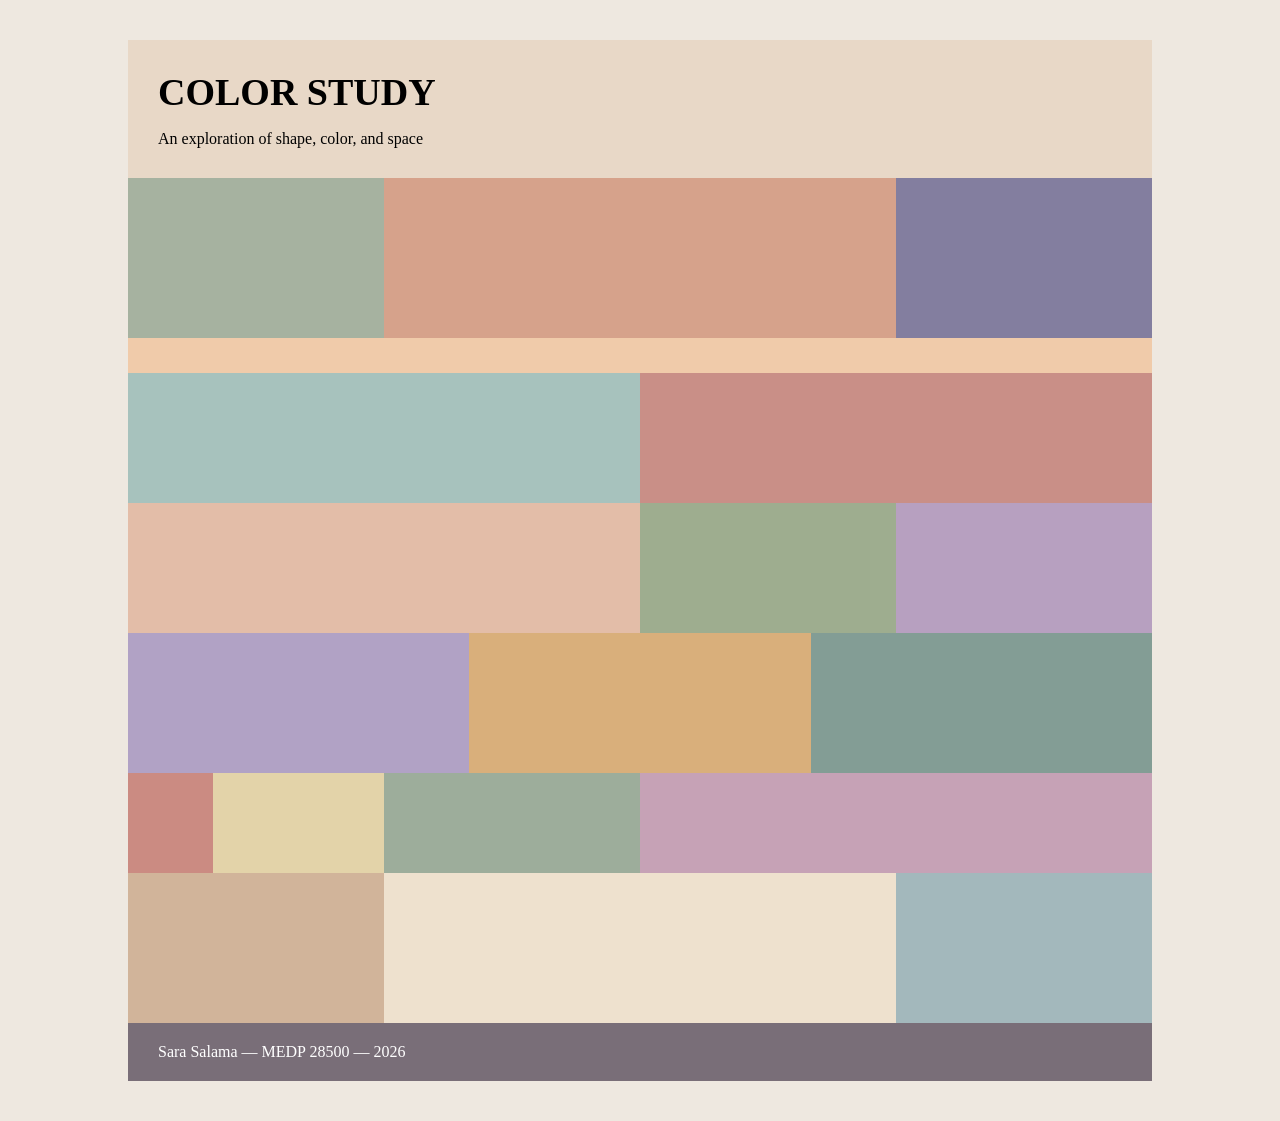
<file: GRID FINISH WITH NEW CHILDREN/index.html>
<!DOCTYPE html>
<html>

<head>
    <meta charset="utf-8">
    <meta name="viewport" content="width=device-width, initial-scale=1">
    <title>Color Study</title>
    <link rel="stylesheet" href="styles.css">
</head>

<body>

    <div class="wrapper">

        <header>
            <h1>Color Study</h1>
            <p>An exploration of shape, color, and space</p>
        </header>

        <nav class="block-1"></nav>
        <main class="block-2"></main>
        <aside class="block-3"></aside>

        <div class="col-12 block-4"></div>

        <div class="col-6l block-5"></div>
        <div class="col-6r block-6"></div>

        <div class="col-6l block-7"></div>
        <div class="col-3a block-8"></div>
        <div class="col-3b block-9"></div>

        <div class="col-4a block-10"></div>
        <div class="col-4b block-11"></div>
        <div class="col-4c block-12"></div>

        <div class="col-1 block-13"></div>
        <div class="col-2 block-14"></div>
        <div class="col-3 block-15"></div>
        <div class="col-6r block-16"></div>

        <div class="col-3l block-17"></div>
        <div class="col-6m block-18"></div>
        <div class="col-3r block-19"></div>

        <footer>
            <p>Sara Salama — MEDP 28500 — 2026</p>
        </footer>

    </div>

</body>

</html>
</file>
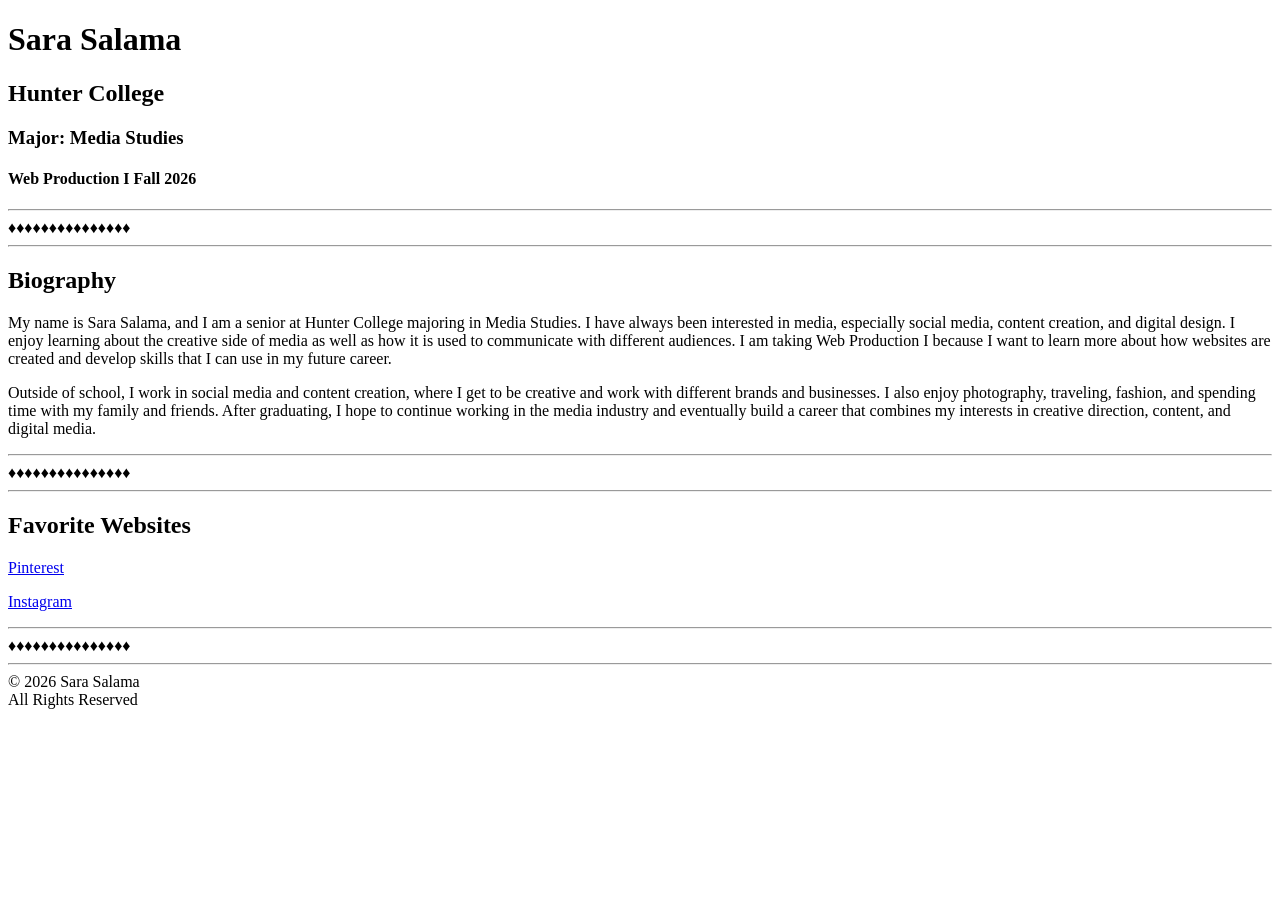
<file: session01/index.html>
<!DOCTYPE html>
<html>
<head>
<title>Page Title</title>
</head>
<body>

<h1>Sara Salama</h1>
<h2>Hunter College</h2>
<h3>Major: Media Studies</h3>
<h4>Web Production I Fall 2026</h4>

<hr>
&diams;&diams;&diams;&diams;&diams;&diams;&diams;&diams;&diams;&diams;&diams;&diams;&diams;&diams;&diams;
<hr>

<h2>Biography</h2>

<p>My name is Sara Salama, and I am a senior at Hunter College majoring in Media Studies. I have always been interested in media, especially social media, content creation, and digital design. I enjoy learning about the creative side of media as well as how it is used to communicate with different audiences. I am taking Web Production I because I want to learn more about how websites are created and develop skills that I can use in my future career.</p>

<p>Outside of school, I work in social media and content creation, where I get to be creative and work with different brands and businesses. I also enjoy photography, traveling, fashion, and spending time with my family and friends. After graduating, I hope to continue working in the media industry and eventually build a career that combines my interests in creative direction, content, and digital media.</p>

<hr>
&diams;&diams;&diams;&diams;&diams;&diams;&diams;&diams;&diams;&diams;&diams;&diams;&diams;&diams;&diams;
<hr>

<h2>Favorite Websites</h2>

<p><a href="https://www.pinterest.com" target="_blank">Pinterest</a></p>

<p><a href="https://www.instagram.com" target="_blank">Instagram</a></p>

<hr>
&diams;&diams;&diams;&diams;&diams;&diams;&diams;&diams;&diams;&diams;&diams;&diams;&diams;&diams;&diams;
<hr>

&copy; 2026 Sara Salama<br>
All Rights Reserved

</body>
</html>
</file>
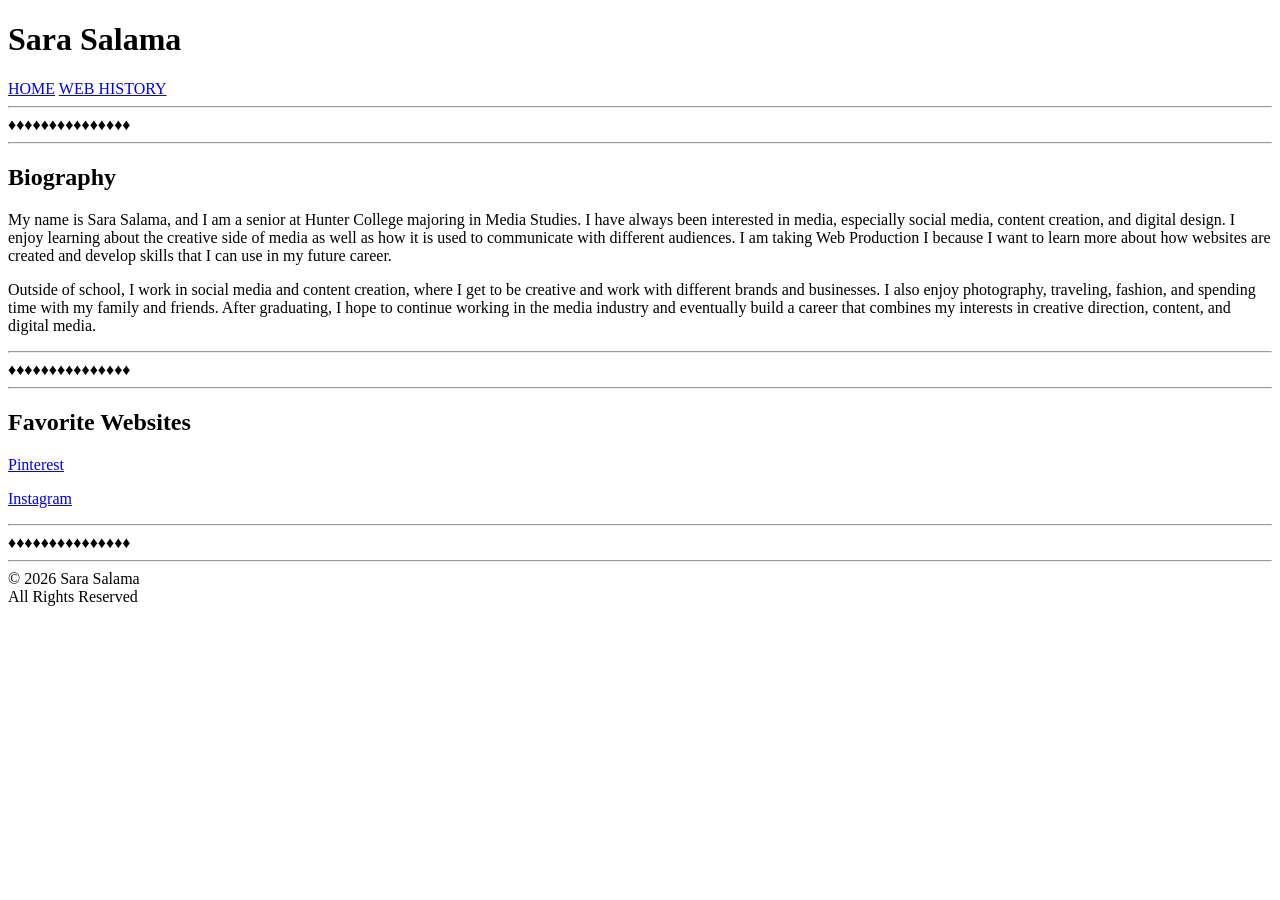
<file: session02/index.html>
<!DOCTYPE html>
<html>
<head>
<title>Page Title</title>
</head>
<body>

    <header>

        <h1>Sara Salama</h1>

    </header>

    <nav>
        <a href="index.html">HOME</a>
        <a href="web-history.html">WEB HISTORY</a>
    </nav>

<hr>
&diams;&diams;&diams;&diams;&diams;&diams;&diams;&diams;&diams;&diams;&diams;&diams;&diams;&diams;&diams;
<hr>

<h2>Biography</h2>

<p>My name is Sara Salama, and I am a senior at Hunter College majoring in Media Studies. I have always been interested in media, especially social media, content creation, and digital design. I enjoy learning about the creative side of media as well as how it is used to communicate with different audiences. I am taking Web Production I because I want to learn more about how websites are created and develop skills that I can use in my future career.</p>

<p>Outside of school, I work in social media and content creation, where I get to be creative and work with different brands and businesses. I also enjoy photography, traveling, fashion, and spending time with my family and friends. After graduating, I hope to continue working in the media industry and eventually build a career that combines my interests in creative direction, content, and digital media.</p>

<hr>
&diams;&diams;&diams;&diams;&diams;&diams;&diams;&diams;&diams;&diams;&diams;&diams;&diams;&diams;&diams;
<hr>

<h2>Favorite Websites</h2>

<p><a href="https://www.pinterest.com" target="_blank">Pinterest</a></p>

<p><a href="https://www.instagram.com" target="_blank">Instagram</a></p>

<hr>
&diams;&diams;&diams;&diams;&diams;&diams;&diams;&diams;&diams;&diams;&diams;&diams;&diams;&diams;&diams;
<hr>

&copy; 2026 Sara Salama<br>
All Rights Reserved

</body>
</html>
</file>
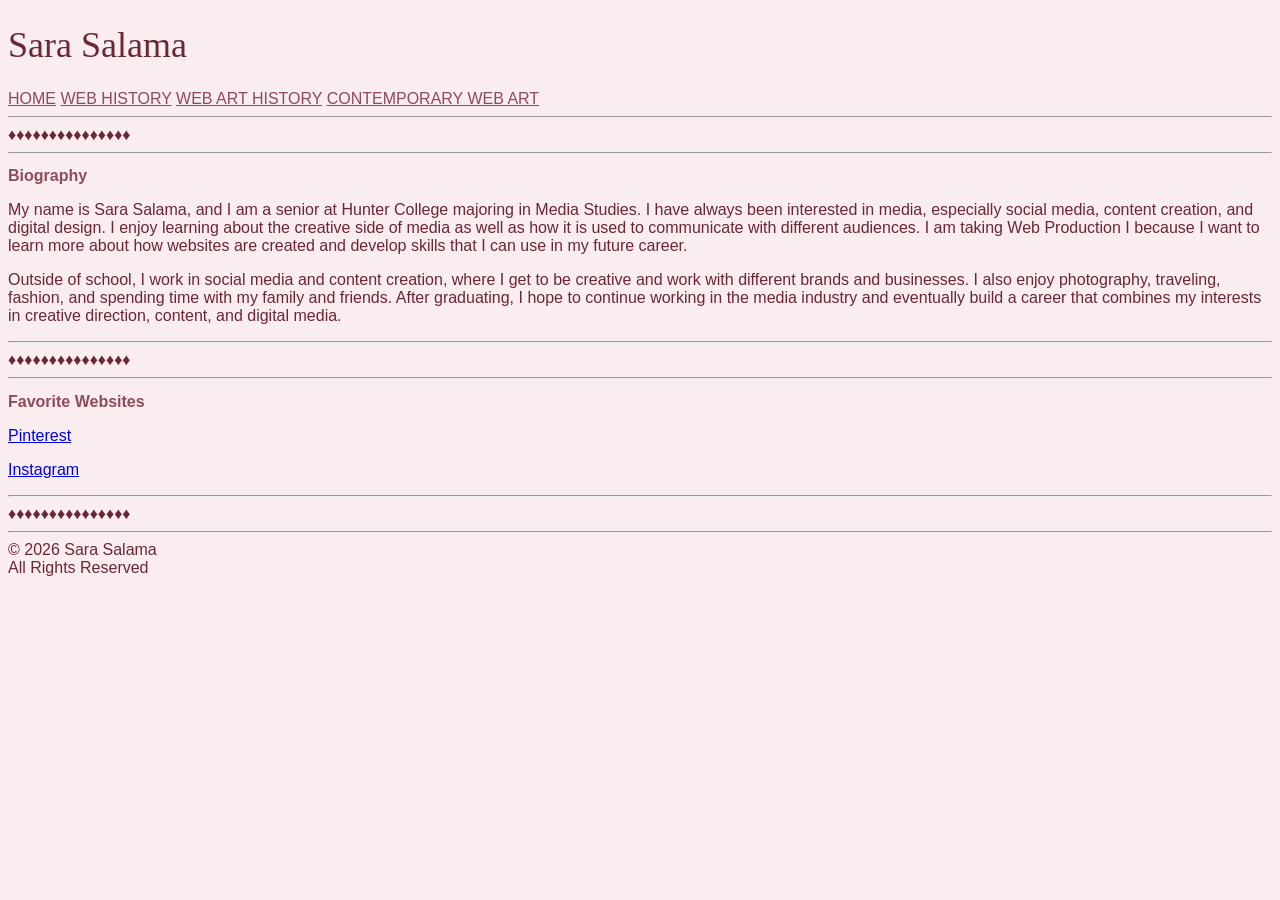
<file: session04/index.html>
<!DOCTYPE html>
<html>
<head>
<title>Page Title</title>

    <link rel="stylesheet" href="styles.css">

</head>
<body>

    <header>

        <h1>Sara Salama</h1>

    </header>

   <nav>
        <a href="index.html">HOME</a>
        <a href="web-history.html">WEB HISTORY</a>
        <a href="web-art-history.html">WEB ART HISTORY</a>
        <a href="contemporary-web-art.html">CONTEMPORARY WEB ART</a>
    </nav>

<hr>
&diams;&diams;&diams;&diams;&diams;&diams;&diams;&diams;&diams;&diams;&diams;&diams;&diams;&diams;&diams;
<hr>

<h2>Biography</h2>

<p>My name is Sara Salama, and I am a senior at Hunter College majoring in Media Studies. I have always been interested in media, especially social media, content creation, and digital design. I enjoy learning about the creative side of media as well as how it is used to communicate with different audiences. I am taking Web Production I because I want to learn more about how websites are created and develop skills that I can use in my future career.</p>

<p>Outside of school, I work in social media and content creation, where I get to be creative and work with different brands and businesses. I also enjoy photography, traveling, fashion, and spending time with my family and friends. After graduating, I hope to continue working in the media industry and eventually build a career that combines my interests in creative direction, content, and digital media.</p>

<hr>
&diams;&diams;&diams;&diams;&diams;&diams;&diams;&diams;&diams;&diams;&diams;&diams;&diams;&diams;&diams;
<hr>

<h2>Favorite Websites</h2>

<p><a href="https://www.pinterest.com" target="_blank">Pinterest</a></p>

<p><a href="https://www.instagram.com" target="_blank">Instagram</a></p>

<hr>
&diams;&diams;&diams;&diams;&diams;&diams;&diams;&diams;&diams;&diams;&diams;&diams;&diams;&diams;&diams;
<hr>

&copy; 2026 Sara Salama<br>
All Rights Reserved

</body>
</html>
</file>
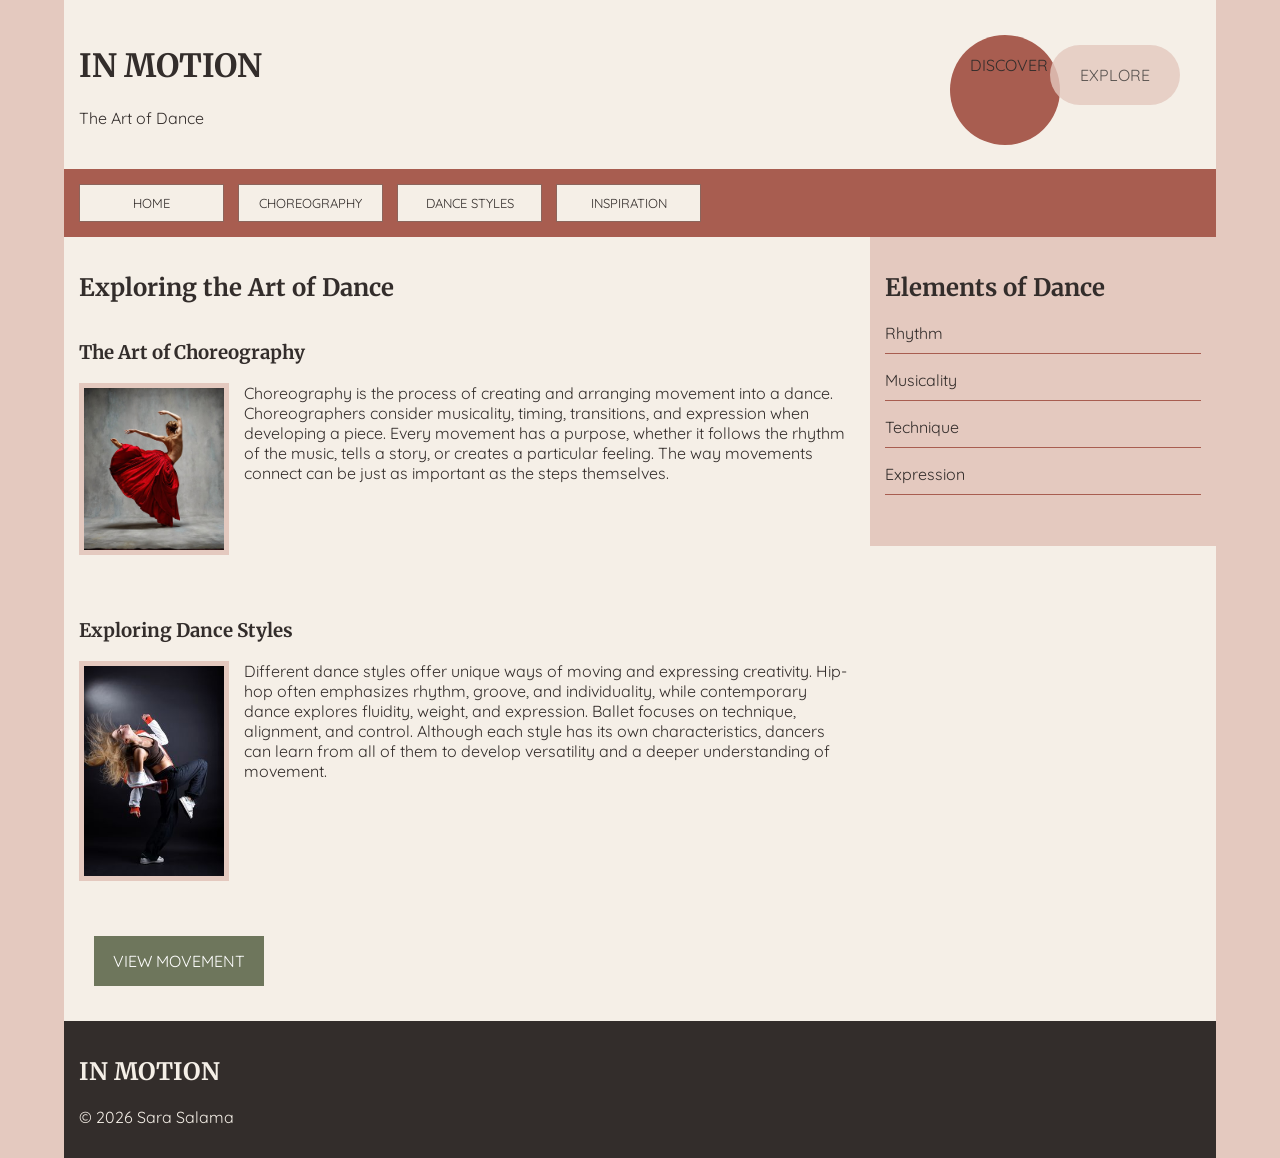
<file: session06 2/index.html>
<!DOCTYPE html>
<html>
<head>
    <meta charset="utf-8">
    <meta name="viewport" content="width=device-width, initial-scale=1">

    <title>IN MOTION - The Art of Dance</title>

    <link href="https://fonts.googleapis.com/css2?family=Merriweather:wght@400;700&family=Quicksand:wght@400;500;600&display=swap" rel="stylesheet">
    <link rel="stylesheet" type="text/css" href="styles.css">
</head>

<body>

<div class="container">

    <header>
        <h1>IN MOTION</h1>
        <p>The Art of Dance</p>
    </header>

    <nav>
        <ul>
            <li>HOME</li>
            <li>CHOREOGRAPHY</li>
            <li>DANCE STYLES</li>
            <li>INSPIRATION</li>
        </ul>
    </nav>

    <main>
        <h2>Exploring the Art of Dance</h2>

        <div class="description">
            <h3>The Art of Choreography</h3>

            <img class="thumbnail" src="images/dance-01.jpg" width="50" alt="Contemporary dancer performing choreography">

            <p>
                Choreography is the process of creating and arranging movement into a dance.
                Choreographers consider musicality, timing, transitions, and expression when
                developing a piece. Every movement has a purpose, whether it follows the rhythm
                of the music, tells a story, or creates a particular feeling. The way movements
                connect can be just as important as the steps themselves.
            </p>
        </div>

        <div class="description">
            <h3>Exploring Dance Styles</h3>

            <img class="thumbnail" src="images/dance-02.jpg" width="50" alt="Hip-hop dancer performing">

            <p>
                Different dance styles offer unique ways of moving and expressing creativity.
                Hip-hop often emphasizes rhythm, groove, and individuality, while contemporary
                dance explores fluidity, weight, and expression. Ballet focuses on technique,
                alignment, and control. Although each style has its own characteristics,
                dancers can learn from all of them to develop versatility and a deeper
                understanding of movement.
            </p>
        </div>

        <div class="buttonAbsolute">
            EXPLORE
        </div>

        <div class="buttonAbsolute2">
            DISCOVER
        </div>

        <div class="buttonRelative">
            VIEW MOVEMENT
        </div>
    </main>

    <aside>
        <h2>Elements of Dance</h2>
        <p>Rhythm</p>
        <p>Musicality</p>
        <p>Technique</p>
        <p>Expression</p>
    </aside>

    <footer>
        <h2>IN MOTION</h2>
        <p>&copy; 2026 Sara Salama</p>
    </footer>

</div>

</body>
</html>
</file>
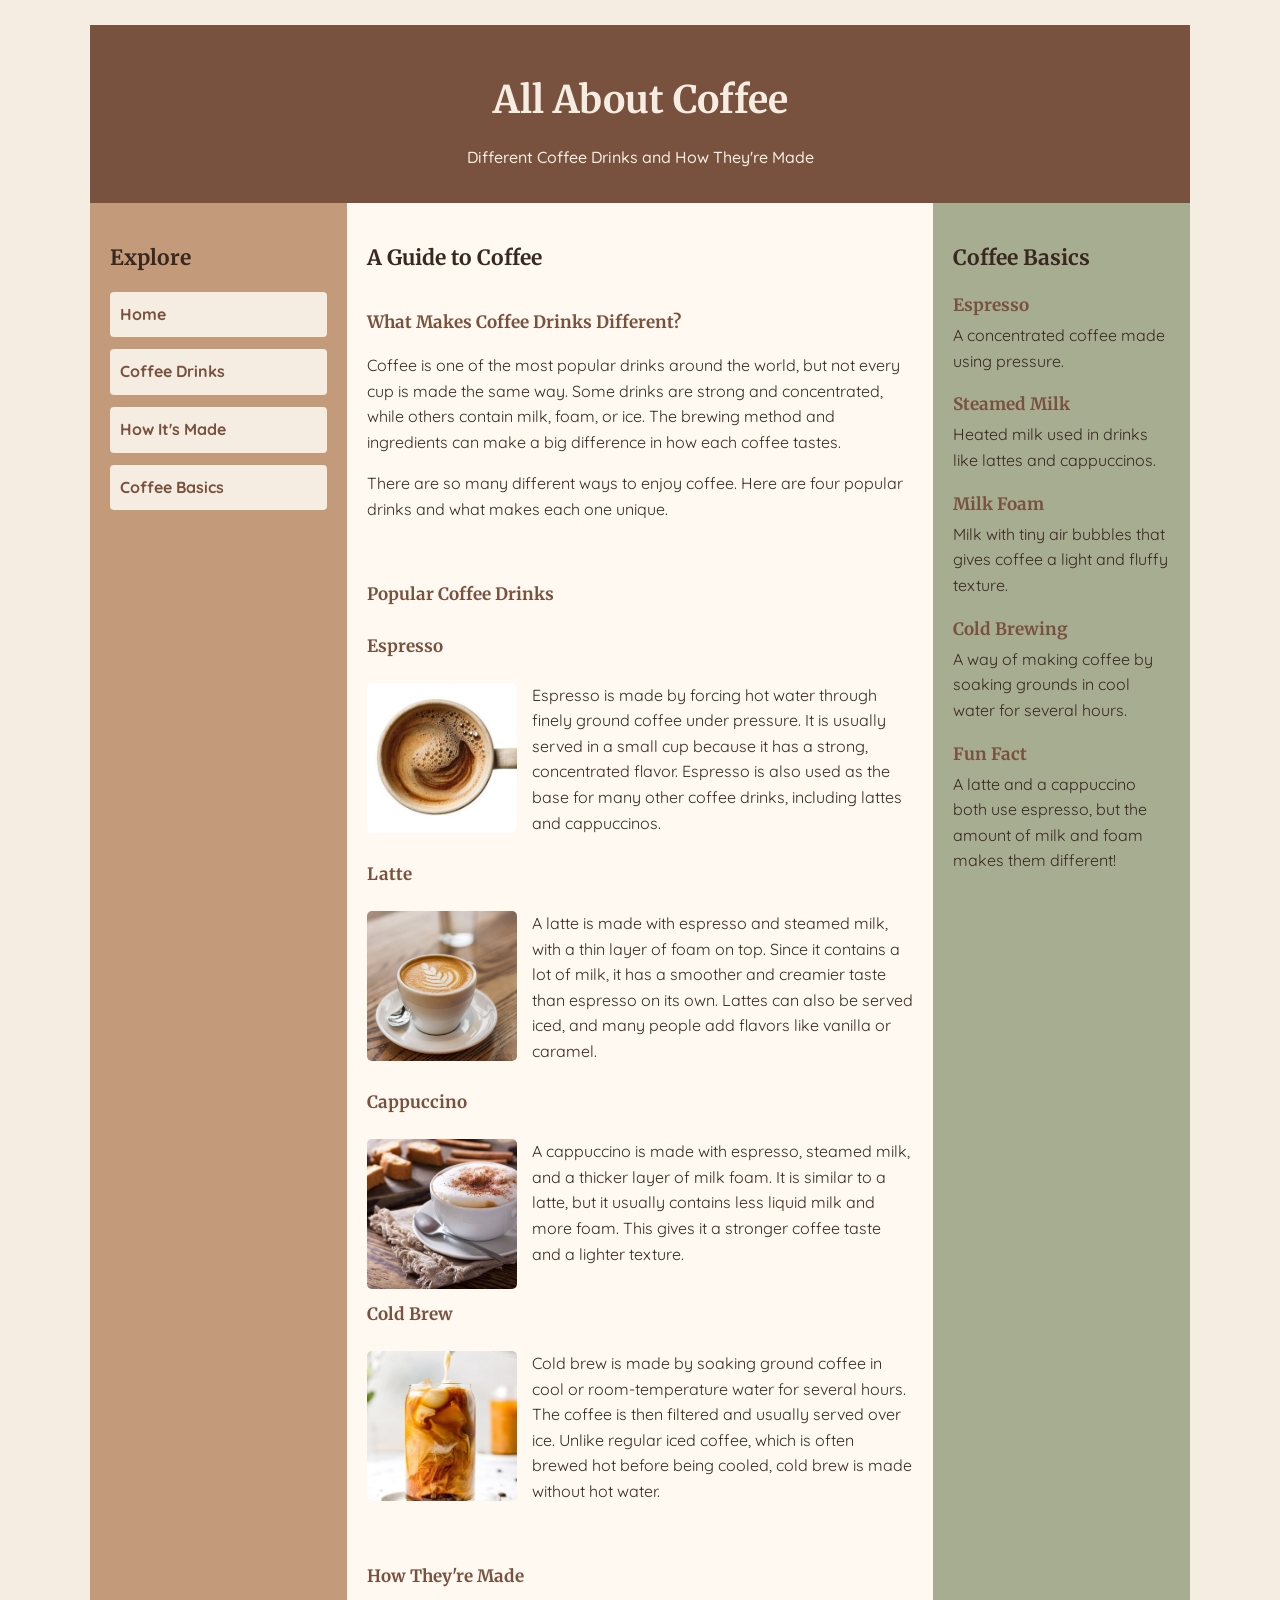
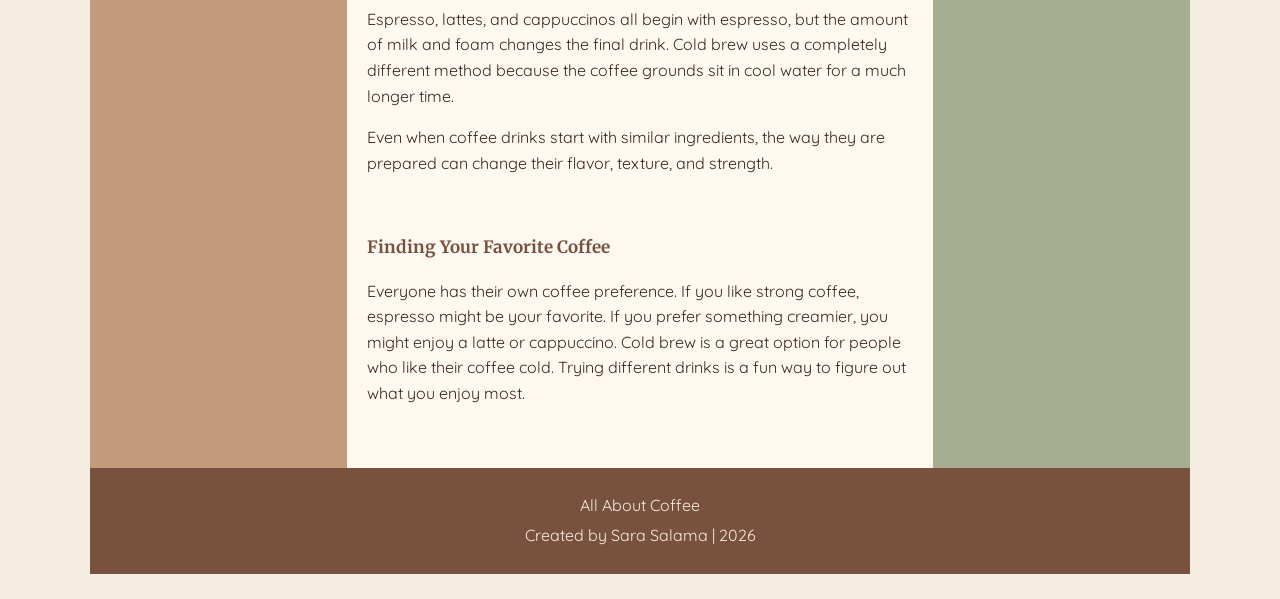
<file: session07-FlexDemo/index.html>
<!DOCTYPE html>
<html lang="en">
<head>
    <meta charset="utf-8">
    <meta name="viewport" content="width=device-width, initial-scale=1">
    <title>All About Coffee</title>
    <link rel="stylesheet" type="text/css" href="styles.css">
    <link href="https://fonts.googleapis.com/css2?family=Merriweather:wght@400;700&family=Quicksand:wght@400;500;600;700&display=swap" rel="stylesheet">
</head>
<body>
    <div class="container">
        <header id="home">
            <h1>All About Coffee</h1>
            <h2>Different Coffee Drinks and How They're Made</h2>
        </header>
        <main>
            <article>
                <h2>A Guide to Coffee</h2>
                <section>
                    <h3>What Makes Coffee Drinks Different?</h3>
                    <p>Coffee is one of the most popular drinks around the world, but not every cup is made the same way. Some drinks are strong and concentrated, while others contain milk, foam, or ice. The brewing method and ingredients can make a big difference in how each coffee tastes.</p>
                    <p>There are so many different ways to enjoy coffee. Here are four popular drinks and what makes each one unique.</p>
                </section>
                <section id="drinks">
                    <h3>Popular Coffee Drinks</h3>
                    <h4>Espresso</h4>
                    <img src="images/espresso.jpg" class="coffee-photo" alt="A small cup of espresso">
                    <p>Espresso is made by forcing hot water through finely ground coffee under pressure. It is usually served in a small cup because it has a strong, concentrated flavor. Espresso is also used as the base for many other coffee drinks, including lattes and cappuccinos.</p>
                    <h4>Latte</h4>
                    <img src="images/latte.jpg" class="coffee-photo" alt="A latte with milk foam">
                    <p>A latte is made with espresso and steamed milk, with a thin layer of foam on top. Since it contains a lot of milk, it has a smoother and creamier taste than espresso on its own. Lattes can also be served iced, and many people add flavors like vanilla or caramel.</p>
                    <h4>Cappuccino</h4>
                    <img src="images/cappuccino.jpg" class="coffee-photo" alt="A cappuccino with a layer of foam">
                    <p>A cappuccino is made with espresso, steamed milk, and a thicker layer of milk foam. It is similar to a latte, but it usually contains less liquid milk and more foam. This gives it a stronger coffee taste and a lighter texture.</p>
                    <h4>Cold Brew</h4>
                    <img src="images/cold-brew.jpg" class="coffee-photo" alt="Cold brew coffee served over ice">
                    <p>Cold brew is made by soaking ground coffee in cool or room-temperature water for several hours. The coffee is then filtered and usually served over ice. Unlike regular iced coffee, which is often brewed hot before being cooled, cold brew is made without hot water.</p>
                </section>
                <section id="how-its-made">
                    <h3>How They're Made</h3>
                    <p>Espresso, lattes, and cappuccinos all begin with espresso, but the amount of milk and foam changes the final drink. Cold brew uses a completely different method because the coffee grounds sit in cool water for a much longer time.</p>
                    <p>Even when coffee drinks start with similar ingredients, the way they are prepared can change their flavor, texture, and strength.</p>
                </section>
                <section>
                    <h3>Finding Your Favorite Coffee</h3>
                    <p>Everyone has their own coffee preference. If you like strong coffee, espresso might be your favorite. If you prefer something creamier, you might enjoy a latte or cappuccino. Cold brew is a great option for people who like their coffee cold. Trying different drinks is a fun way to figure out what you enjoy most.</p>
                </section>
            </article>
        </main>
        <nav>
            <h2>Explore</h2>
            <ul>
                <li><a href="#home">Home</a></li>
                <li><a href="#drinks">Coffee Drinks</a></li>
                <li><a href="#how-its-made">How It's Made</a></li>
                <li><a href="#coffee-basics">Coffee Basics</a></li>
            </ul>
        </nav>
        <aside id="coffee-basics">
            <h2>Coffee Basics</h2>
            <h3>Espresso</h3><p>A concentrated coffee made using pressure.</p>
            <h3>Steamed Milk</h3><p>Heated milk used in drinks like lattes and cappuccinos.</p>
            <h3>Milk Foam</h3><p>Milk with tiny air bubbles that gives coffee a light and fluffy texture.</p>
            <h3>Cold Brewing</h3><p>A way of making coffee by soaking grounds in cool water for several hours.</p>
            <h3>Fun Fact</h3><p>A latte and a cappuccino both use espresso, but the amount of milk and foam makes them different!</p>
        </aside>
        <footer>
            <p>All About Coffee</p>
            <p>Created by Sara Salama | 2026</p>
        </footer>
    </div>
</body>
</html>
</file>
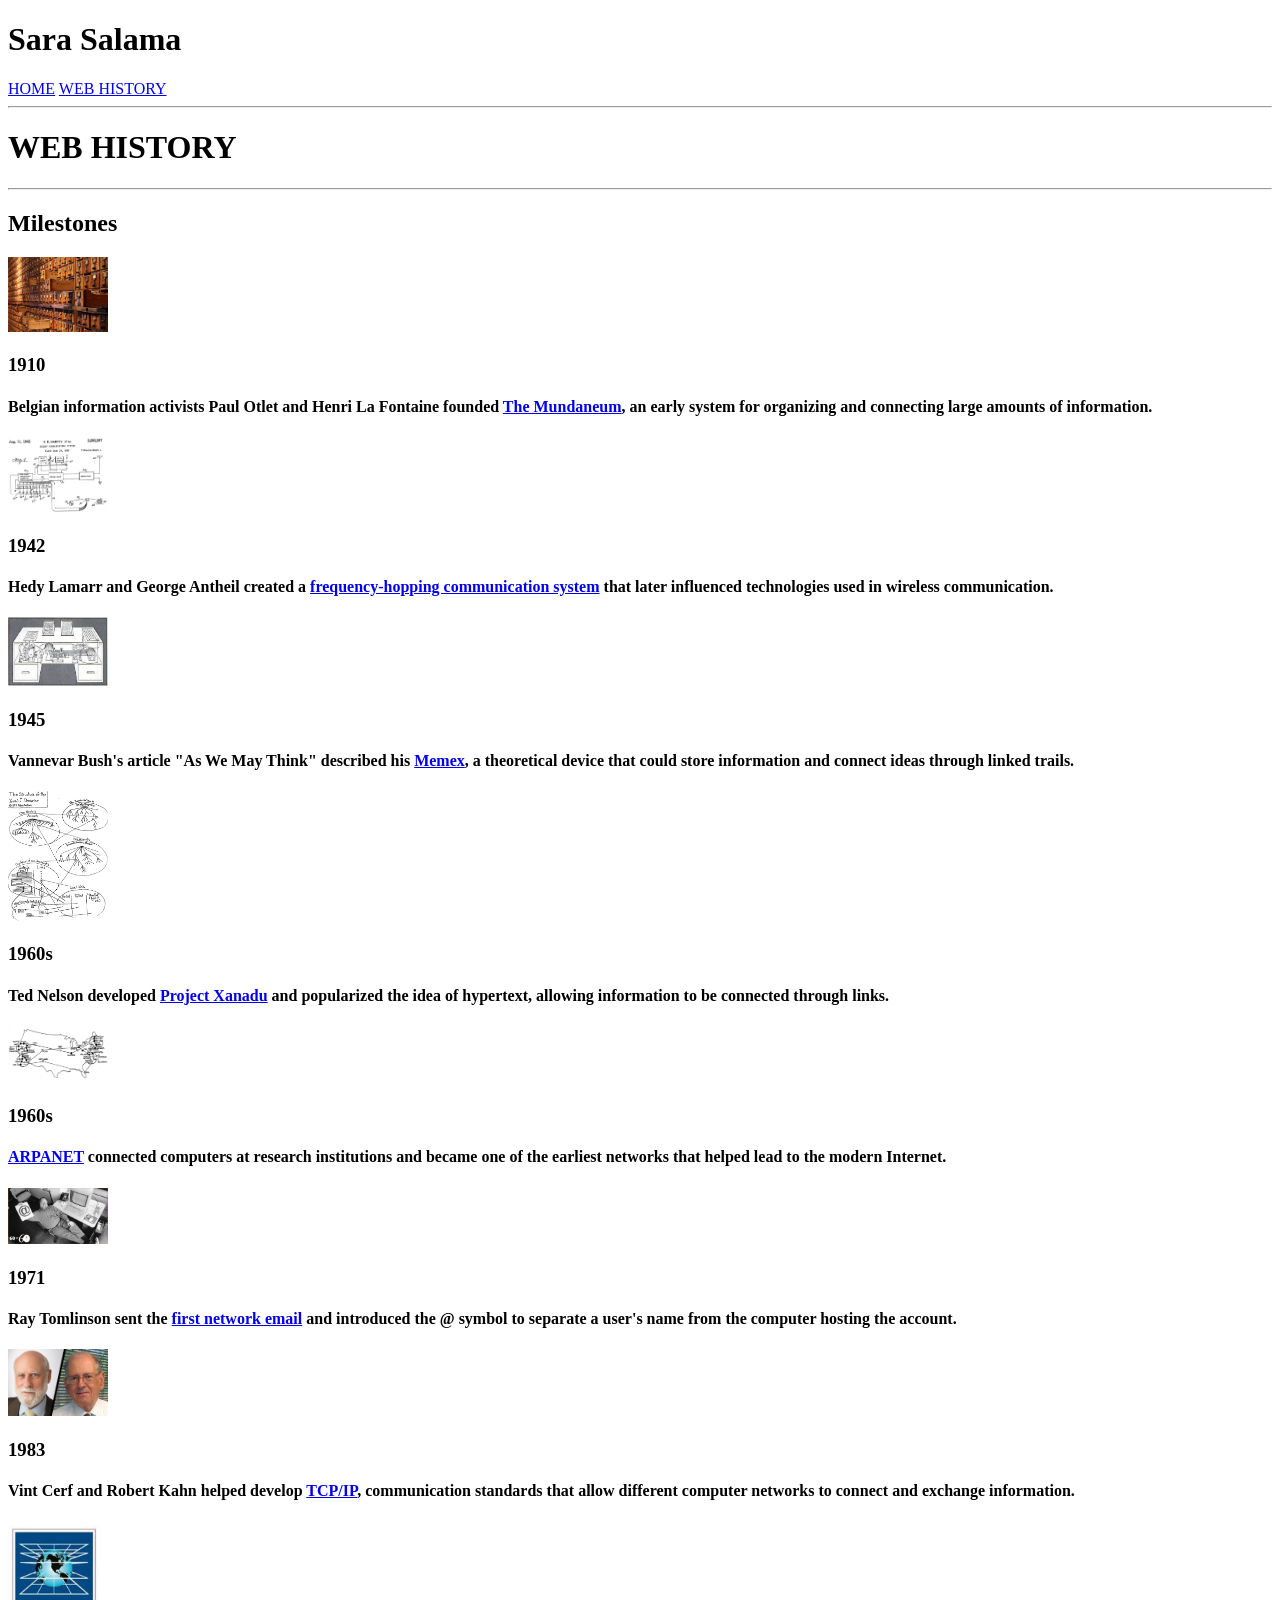
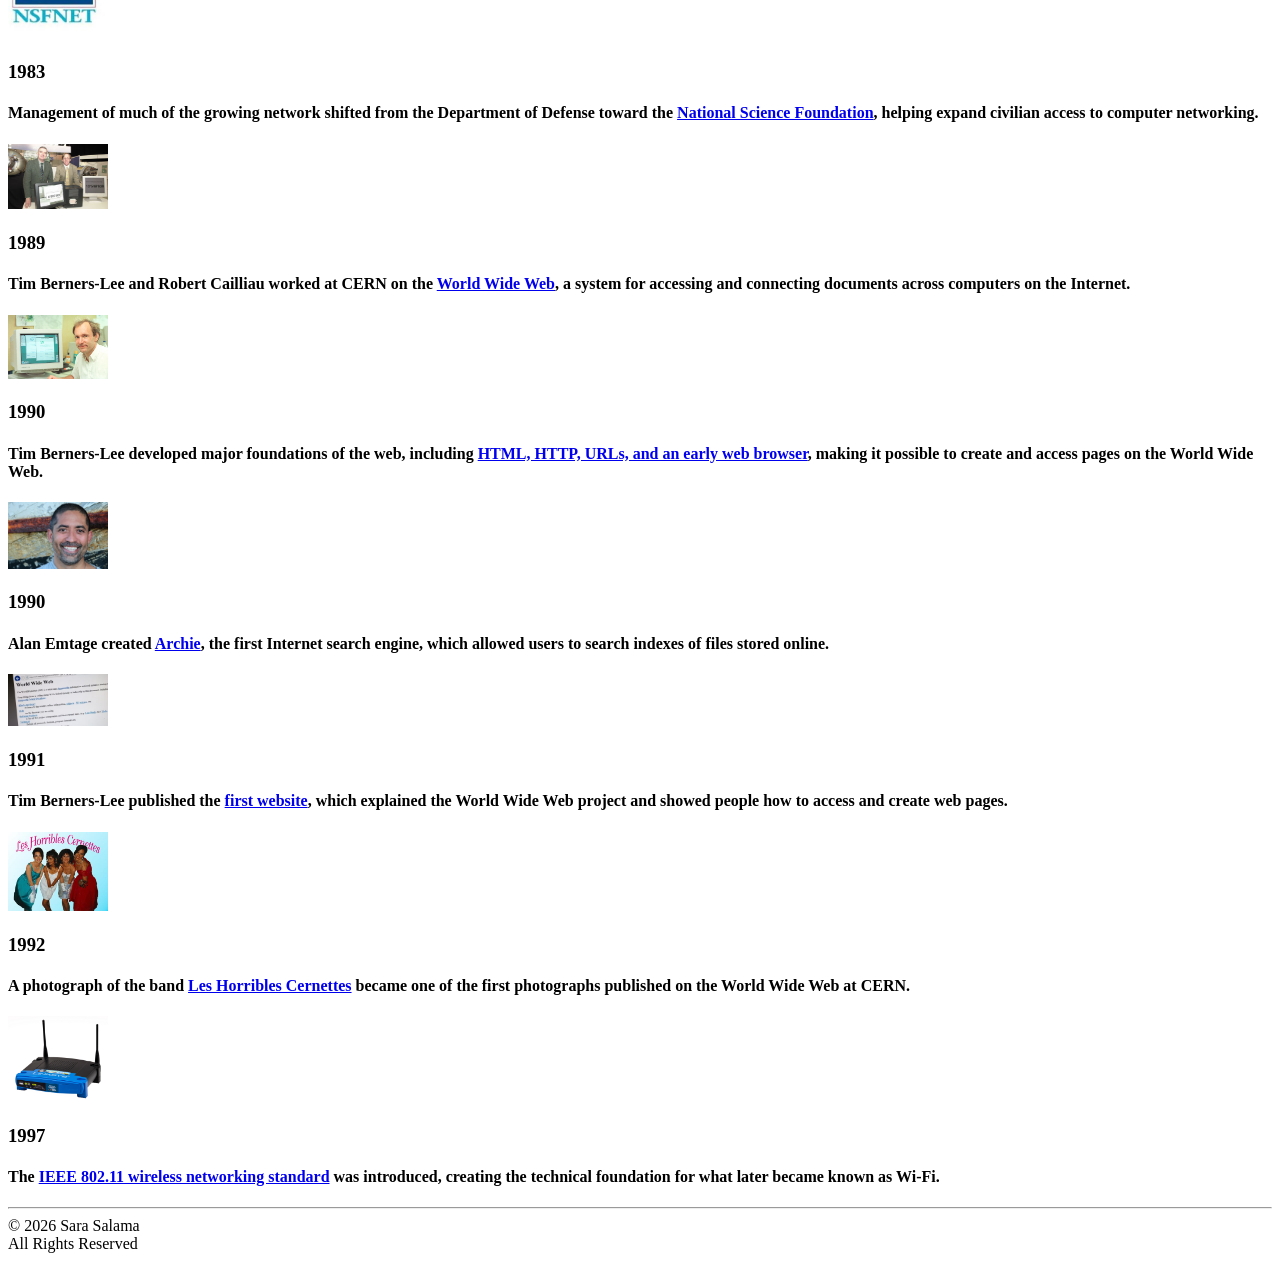
<file: session02/web-history.html>
<!DOCTYPE html>

<html>

<head>
    <title>
        Sara Salama - Web History
    </title>
</head>

<body>

    <header>

        <h1>Sara Salama</h1>

    </header>

    <nav>
        <a href="index.html">HOME</a>
        <a href="web-history.html">WEB HISTORY</a>
    </nav>

    <hr>

    <main>

        <h1>WEB HISTORY</h1>
        <hr>

        <h2>Milestones</h2>


        <!-- MUNDANEUM -->

        <a href="https://en.wikipedia.org/wiki/Mundaneum" target="_blank">
            <img src="images/mundaneum1.avif" width="100">
        </a>

        <h3>1910</h3>

        <h4>
            Belgian information activists Paul Otlet and Henri La Fontaine founded
            <a href="https://en.wikipedia.org/wiki/Mundaneum" target="_blank">The Mundaneum</a>,
            an early system for organizing and connecting large amounts of information.
        </h4>


        <!-- FREQUENCY HOPPING -->

        <a href="https://en.wikipedia.org/wiki/Hedy_Lamarr" target="_blank">
            <img src="images/hedy-lamarr.jpg" width="100">
        </a>

        <h3>1942</h3>

        <h4>
            Hedy Lamarr and George Antheil created a
            <a href="https://en.wikipedia.org/wiki/Frequency-hopping_spread_spectrum" target="_blank">frequency-hopping communication system</a>
            that later influenced technologies used in wireless communication.
        </h4>


        <!-- MEMEX -->

        <a href="https://en.wikipedia.org/wiki/Memex" target="_blank">
            <img src="images/memex.jpg" width="100">
        </a>

        <h3>1945</h3>

        <h4>
            Vannevar Bush's article "As We May Think" described his
            <a href="https://en.wikipedia.org/wiki/Memex" target="_blank">Memex</a>,
            a theoretical device that could store information and connect ideas through linked trails.
        </h4>


        <!-- PROJECT XANADU -->

        <a href="https://en.wikipedia.org/wiki/Project_Xanadu" target="_blank">
            <img src="images/project-xanadu.jpg" width="100">
        </a>

        <h3>1960s</h3>

        <h4>
            Ted Nelson developed
            <a href="https://en.wikipedia.org/wiki/Project_Xanadu" target="_blank">Project Xanadu</a>
            and popularized the idea of hypertext, allowing information to be connected through links.
        </h4>


        <!-- ARPANET -->

        <a href="https://en.wikipedia.org/wiki/ARPANET" target="_blank">
            <img src="images/arpanet.jpg" width="100">
        </a>

        <h3>1960s</h3>

        <h4>
            <a href="https://en.wikipedia.org/wiki/ARPANET" target="_blank">ARPANET</a>
            connected computers at research institutions and became one of the earliest networks that helped lead to the modern Internet.
        </h4>


        <!-- FIRST EMAIL -->

        <a href="https://en.wikipedia.org/wiki/Ray_Tomlinson" target="_blank">
            <img src="images/ray-tomlinson.jpg" width="100">
        </a>

        <h3>1971</h3>

        <h4>
            Ray Tomlinson sent the
            <a href="https://en.wikipedia.org/wiki/Ray_Tomlinson" target="_blank">first network email</a>
            and introduced the @ symbol to separate a user's name from the computer hosting the account.
        </h4>


        <!-- TCP/IP -->

        <a href="https://en.wikipedia.org/wiki/Internet_protocol_suite" target="_blank">
            <img src="images/tcp-ip.jpg" width="100">
        </a>

        <h3>1983</h3>

        <h4>
            Vint Cerf and Robert Kahn helped develop
            <a href="https://en.wikipedia.org/wiki/Internet_protocol_suite" target="_blank">TCP/IP</a>,
            communication standards that allow different computer networks to connect and exchange information.
        </h4>


        <!-- INTERNET GOVERNANCE -->

        <a href="https://en.wikipedia.org/wiki/National_Science_Foundation_Network" target="_blank">
            <img src="images/nsf-network.jpg" width="100">
        </a>

        <h3>1983</h3>

        <h4>
            Management of much of the growing network shifted from the Department of Defense toward the
            <a href="https://en.wikipedia.org/wiki/National_Science_Foundation_Network" target="_blank">National Science Foundation</a>,
            helping expand civilian access to computer networking.
        </h4>


        <!-- WORLD WIDE WEB -->

        <a href="https://en.wikipedia.org/wiki/World_Wide_Web" target="_blank">
            <img src="images/world-wide-web.jpg" width="100">
        </a>

        <h3>1989</h3>

        <h4>
            Tim Berners-Lee and Robert Cailliau worked at CERN on the
            <a href="https://en.wikipedia.org/wiki/World_Wide_Web" target="_blank">World Wide Web</a>,
            a system for accessing and connecting documents across computers on the Internet.
        </h4>


        <!-- FOUNDATIONS OF THE WEB -->

        <a href="https://en.wikipedia.org/wiki/Tim_Berners-Lee" target="_blank">
            <img src="images/tim-berners-lee.jpg" width="100">
        </a>

        <h3>1990</h3>

        <h4>
            Tim Berners-Lee developed major foundations of the web, including
            <a href="https://en.wikipedia.org/wiki/Tim_Berners-Lee" target="_blank">HTML, HTTP, URLs, and an early web browser</a>,
            making it possible to create and access pages on the World Wide Web.
        </h4>


        <!-- ARCHIE -->

        <a href="https://en.wikipedia.org/wiki/Archie_(search_engine)" target="_blank">
            <img src="images/archie.jpg" width="100">
        </a>

        <h3>1990</h3>

        <h4>
            Alan Emtage created
            <a href="https://en.wikipedia.org/wiki/Archie_(search_engine)" target="_blank">Archie</a>,
            the first Internet search engine, which allowed users to search indexes of files stored online.
        </h4>


        <!-- FIRST WEBSITE -->

        <a href="https://en.wikipedia.org/wiki/History_of_the_World_Wide_Web" target="_blank">
            <img src="images/first-website.jpg" width="100">
        </a>

        <h3>1991</h3>

        <h4>
            Tim Berners-Lee published the
            <a href="https://en.wikipedia.org/wiki/History_of_the_World_Wide_Web" target="_blank">first website</a>,
            which explained the World Wide Web project and showed people how to access and create web pages.
        </h4>


        <!-- FIRST PHOTO ON THE WEB -->

        <a href="https://en.wikipedia.org/wiki/Les_Horribles_Cernettes" target="_blank">
            <img src="images/first-web-photo.jpg" width="100">
        </a>

        <h3>1992</h3>

        <h4>
            A photograph of the band
            <a href="https://en.wikipedia.org/wiki/Les_Horribles_Cernettes" target="_blank">Les Horribles Cernettes</a>
            became one of the first photographs published on the World Wide Web at CERN.
        </h4>


        <!-- WI-FI -->

        <a href="https://en.wikipedia.org/wiki/IEEE_802.11" target="_blank">
            <img src="images/wifi.jpg" width="100">
        </a>

        <h3>1997</h3>

        <h4>
            The
            <a href="https://en.wikipedia.org/wiki/IEEE_802.11" target="_blank">IEEE 802.11 wireless networking standard</a>
            was introduced, creating the technical foundation for what later became known as Wi-Fi.
        </h4>

    </main>

    <hr>

    <footer>

        &copy; 2026 Sara Salama<br>
        All Rights Reserved

    </footer>

</body>

</html>
</file>
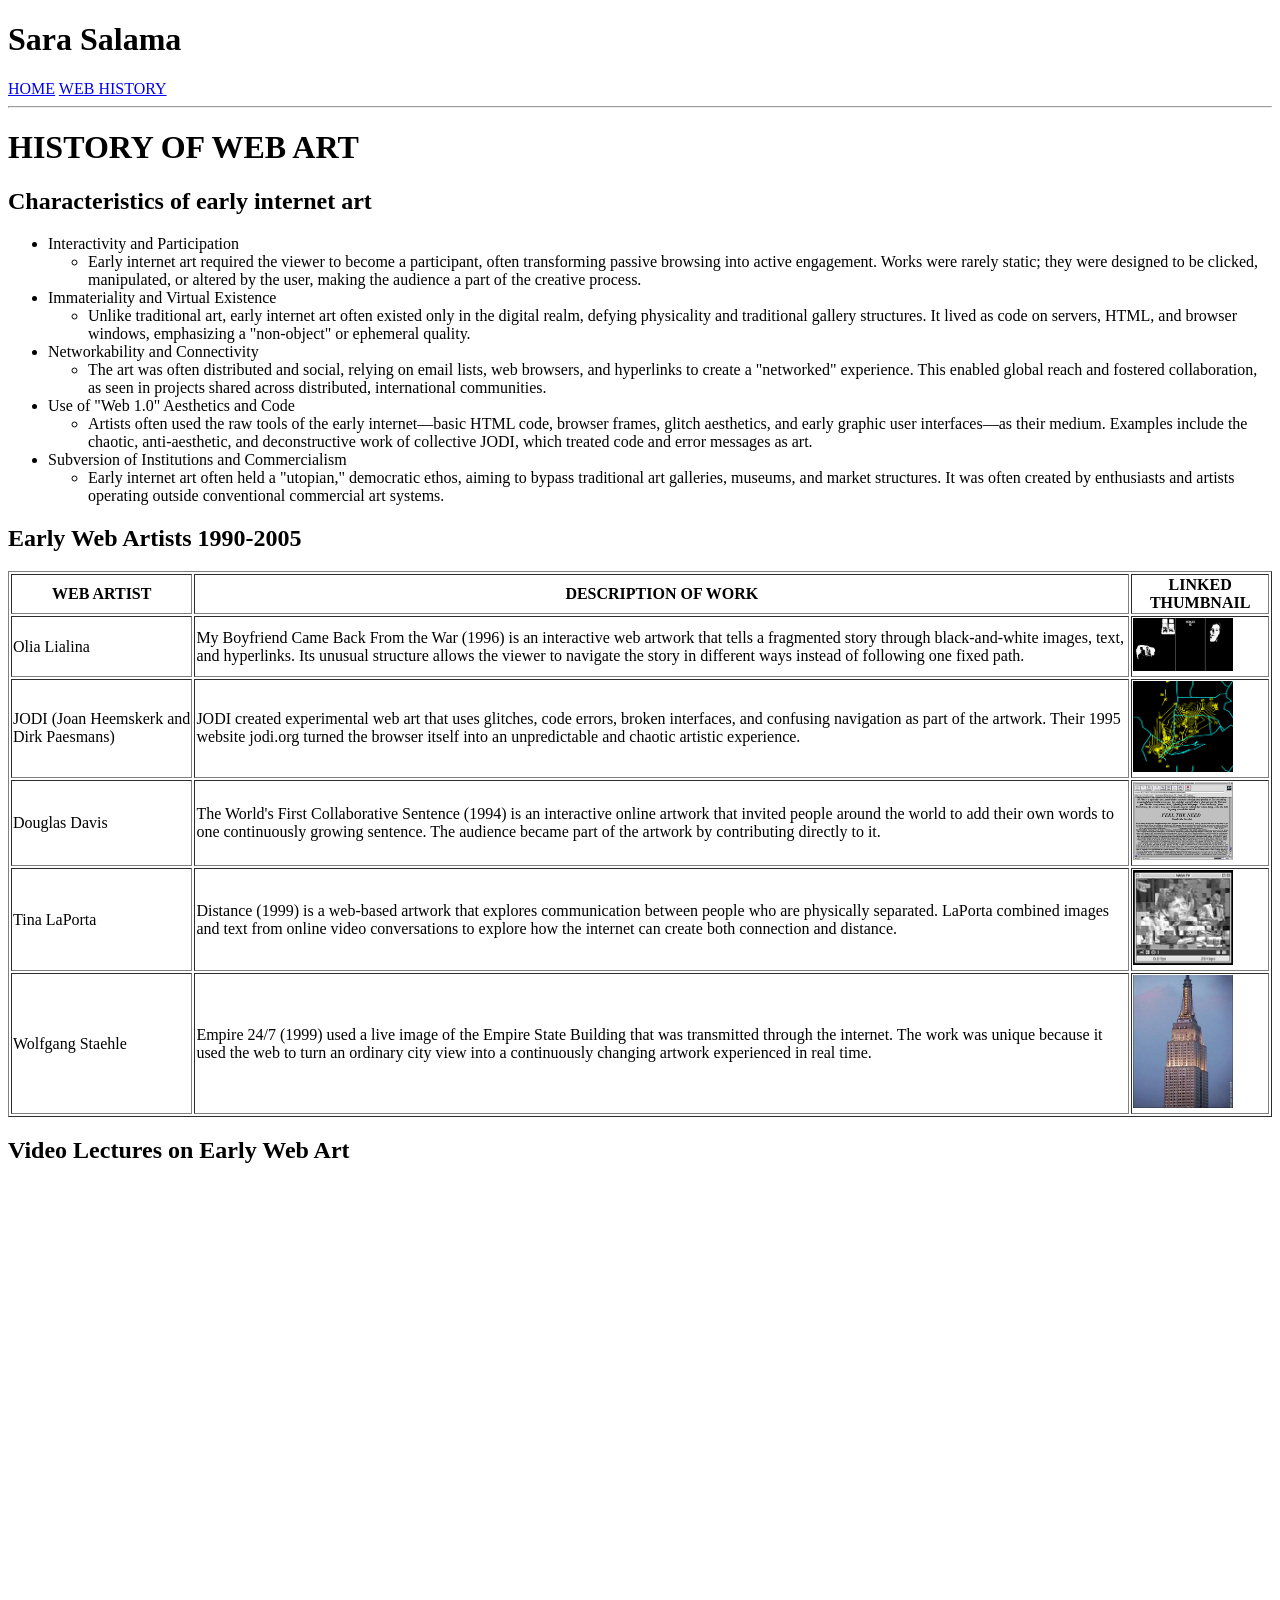
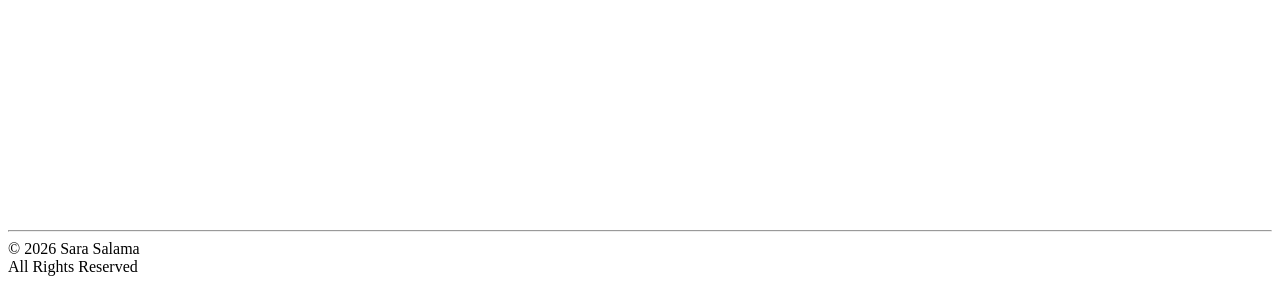
<file: session03/web-art-history.html>
<!DOCTYPE html>

<html>

<head>
    <title>
        Sara Salama - Web History
    </title>
</head>

<body>

    <header>

        <h1>Sara Salama</h1>

    </header>

    <nav>
        <a href="index.html">HOME</a>
        <a href="web-history.html">WEB HISTORY</a>
    </nav>

    <hr>

    <main>

        <h1>HISTORY OF WEB ART</h1>

        <h2>Characteristics of early internet art</h2>

        <ul>

            <li>Interactivity and Participation
                <ul>
                    <li>
                        Early internet art required the viewer to become a participant,
                        often transforming passive browsing into active engagement.
                        Works were rarely static; they were designed to be clicked,
                        manipulated, or altered by the user, making the audience a part
                        of the creative process.
                    </li>
                </ul>
            </li>

            <li>Immateriality and Virtual Existence
                <ul>
                    <li>
                        Unlike traditional art, early internet art often existed only
                        in the digital realm, defying physicality and traditional gallery
                        structures. It lived as code on servers, HTML, and browser windows,
                        emphasizing a "non-object" or ephemeral quality.
                    </li>
                </ul>
            </li>

            <li>Networkability and Connectivity
                <ul>
                    <li>
                        The art was often distributed and social, relying on email lists,
                        web browsers, and hyperlinks to create a "networked" experience.
                        This enabled global reach and fostered collaboration, as seen in
                        projects shared across distributed, international communities.
                    </li>
                </ul>
            </li>

            <li>Use of "Web 1.0" Aesthetics and Code
                <ul>
                    <li>
                        Artists often used the raw tools of the early internet—basic HTML
                        code, browser frames, glitch aesthetics, and early graphic user
                        interfaces—as their medium. Examples include the chaotic,
                        anti-aesthetic, and deconstructive work of collective JODI, which
                        treated code and error messages as art.
                    </li>
                </ul>
            </li>

            <li>Subversion of Institutions and Commercialism
                <ul>
                    <li>
                        Early internet art often held a "utopian," democratic ethos,
                        aiming to bypass traditional art galleries, museums, and market
                        structures. It was often created by enthusiasts and artists
                        operating outside conventional commercial art systems.
                    </li>
                </ul>
            </li>

        </ul>

        <h2>Early Web Artists 1990-2005</h2>

        <table border="1">

            <tr>
                <th>WEB ARTIST</th>
                <th>DESCRIPTION OF WORK</th>
                <th>LINKED THUMBNAIL</th>
            </tr>

            <tr>
                <td>Olia Lialina</td>

                <td>
                    My Boyfriend Came Back From the War (1996) is an interactive web
                    artwork that tells a fragmented story through black-and-white images,
                    text, and hyperlinks. Its unusual structure allows the viewer to
                    navigate the story in different ways instead of following one fixed path.
                </td>

                <td>
                    <a href="https://en.wikipedia.org/wiki/My_Boyfriend_Came_Back_from_the_War" target="_blank">
                        <img src="images/my-boyfriend-came-back-from-the-war.png" width="100">
                    </a>
                </td>
            </tr>

            <tr>
                <td>JODI (Joan Heemskerk and Dirk Paesmans)</td>

                <td>
                    JODI created experimental web art that uses glitches, code errors,
                    broken interfaces, and confusing navigation as part of the artwork.
                    Their 1995 website jodi.org turned the browser itself into an
                    unpredictable and chaotic artistic experience.
                </td>

                <td>
                    <a href="http://wwwwwwwww.jodi.org" target="_blank">
                        <img src="images/jodi.png" width="100">
                    </a>
                </td>
            </tr>

            <tr>
                <td>Douglas Davis</td>

                <td>
                    The World's First Collaborative Sentence (1994) is an interactive
                    online artwork that invited people around the world to add their own
                    words to one continuously growing sentence. The audience became part
                    of the artwork by contributing directly to it.
                </td>

                <td>
                    <a href="https://whitney.org/artport/douglas-davis" target="_blank">
                        <img src="images/douglas-davis.png" width="100">
                    </a>
                </td>
            </tr>

            <tr>
                <td>Tina LaPorta</td>

                <td>
                    Distance (1999) is a web-based artwork that explores communication
                    between people who are physically separated. LaPorta combined images
                    and text from online video conversations to explore how the internet
                    can create both connection and distance.
                </td>

                <td>
                    <a href="https://eliterature.org/turbulence/Works/Distance/statement.html" target="_blank">
                        <img src="images/tina-laporta.png" width="100">
                    </a>
                </td>
            </tr>

            <tr>
                <td>Wolfgang Staehle</td>

                <td>
                    Empire 24/7 (1999) used a live image of the Empire State Building
                    that was transmitted through the internet. The work was unique
                    because it used the web to turn an ordinary city view into a
                    continuously changing artwork experienced in real time.
                </td>

                <td>
                    <a href="https://whitney.org/exhibitions/wolfgang-staehle" target="_blank">
                        <img src="images/wolfgang-staehle.png" width="100">
                    </a>
                </td>
            </tr>

        </table>


        <h2>Video Lectures on Early Web Art</h2>

        <iframe width="560" height="315"
            src="https://www.youtube.com/embed/H80me7a9GfE?si=BluAMsnNvpBiCvlI"
            title="YouTube video player"
            frameborder="0"
            allow="accelerometer; autoplay; clipboard-write; encrypted-media; gyroscope; picture-in-picture; web-share"
            referrerpolicy="strict-origin-when-cross-origin"
            allowfullscreen>
        </iframe>

        <iframe width="560" height="315"
            src="https://www.youtube.com/embed/IBHcKspN1cU?si=W1O0BxHwmOVabQbS"
            title="YouTube video player"
            frameborder="0"
            allow="accelerometer; autoplay; clipboard-write; encrypted-media; gyroscope; picture-in-picture; web-share"
            referrerpolicy="strict-origin-when-cross-origin"
            allowfullscreen>
        </iframe>

        <iframe width="560" height="315"
            src="https://www.youtube.com/embed/DtV9wY5Z_r8?si=_WGlRVHOk4wZnUp6"
            title="YouTube video player"
            frameborder="0"
            allow="accelerometer; autoplay; clipboard-write; encrypted-media; gyroscope; picture-in-picture; web-share"
            referrerpolicy="strict-origin-when-cross-origin"
            allowfullscreen>
        </iframe>

        <iframe width="560" height="315"
            src="https://www.youtube.com/embed/6HYLLYkcapw?si=lzJSDTiWxe81y2P-"
            title="YouTube video player"
            frameborder="0"
            allow="accelerometer; autoplay; clipboard-write; encrypted-media; gyroscope; picture-in-picture; web-share"
            referrerpolicy="strict-origin-when-cross-origin"
            allowfullscreen>
        </iframe>

    </main>

    <hr>

    <footer>

        &copy; 2026 Sara Salama<br>
        All Rights Reserved

    </footer>

</body>

</html>
</file>
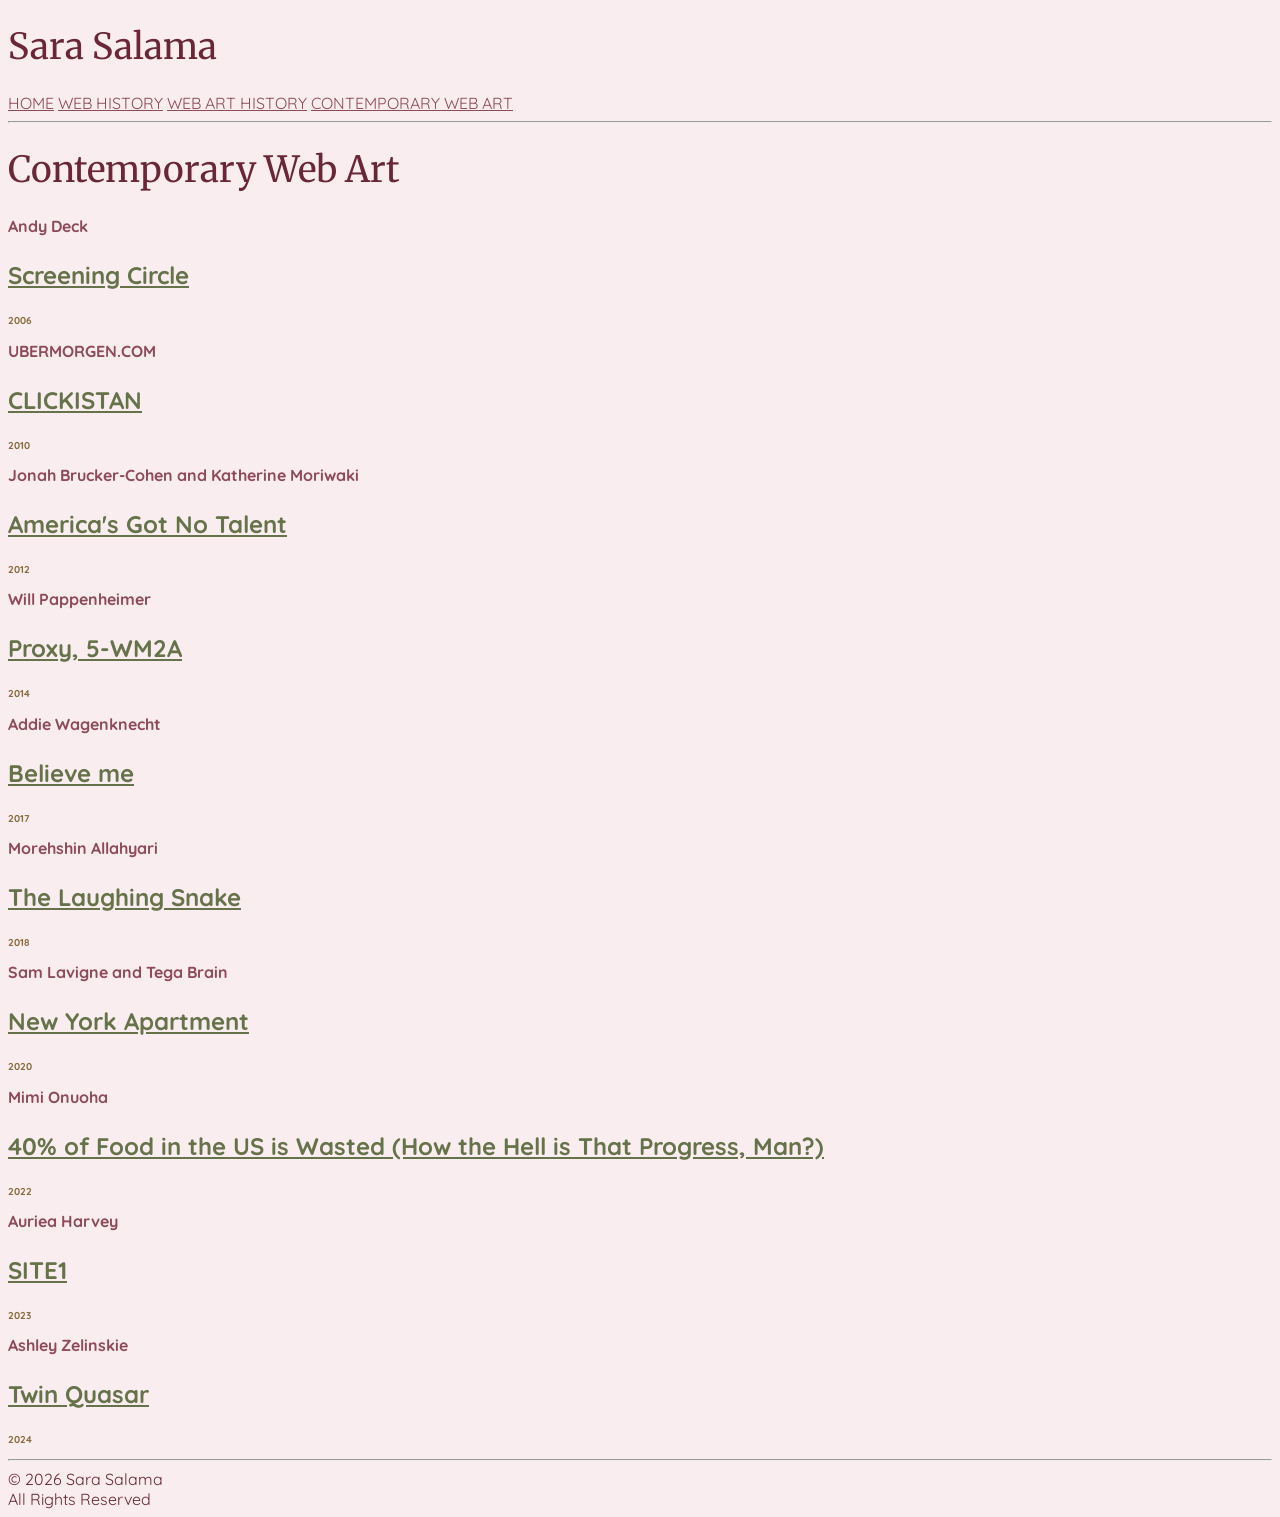
<file: session04/contemporary-web-art.html>
<!DOCTYPE html>

<html>

<head>

    <title>
        Sara Salama - Contemporary Web Art
    </title>

    <link rel="stylesheet" href="styles.css">

    <link rel="preconnect" href="https://fonts.googleapis.com">
    <link rel="preconnect" href="https://fonts.gstatic.com" crossorigin>
    <link href="https://fonts.googleapis.com/css2?family=Merriweather:opsz,wght@18..144,300..900&family=Quicksand:wght@300..700&display=swap" rel="stylesheet">

</head>

<body>

    <header>

        <h1>Sara Salama</h1>

    </header>

    <nav>
        <a href="index.html">HOME</a>
        <a href="web-history.html">WEB HISTORY</a>
        <a href="web-art-history.html">WEB ART HISTORY</a>
        <a href="contemporary-web-art.html">CONTEMPORARY WEB ART</a>
    </nav>

    <hr>

    <main>

        <h1>Contemporary Web Art</h1>

        <h2>Andy Deck</h2>
        <h3>
            <a href="https://whitney.org/exhibitions/screening-circle" target="_blank">
                Screening Circle
            </a>
        </h3>
        <h4>2006</h4>

        <h2>UBERMORGEN.COM</h2>
        <h3>
            <a href="https://whitney.org/exhibitions/clickistan" target="_blank">
                CLICKISTAN
            </a>
        </h3>
        <h4>2010</h4>

        <h2>Jonah Brucker-Cohen and Katherine Moriwaki</h2>
        <h3>
            <a href="https://whitney.org/exhibitions/americas-got-no-talent" target="_blank">
                America's Got No Talent
            </a>
        </h3>
        <h4>2012</h4>

        <h2>Will Pappenheimer</h2>
        <h3>
            <a href="https://whitney.org/exhibitions/proxy" target="_blank">
                Proxy, 5-WM2A
            </a>
        </h3>
        <h4>2014</h4>

        <h2>Addie Wagenknecht</h2>
        <h3>
            <a href="https://whitney.org/exhibitions/addie-wagenknecht-believe-me" target="_blank">
                Believe me
            </a>
        </h3>
        <h4>2017</h4>

        <h2>Morehshin Allahyari</h2>
        <h3>
            <a href="https://whitney.org/exhibitions/laughing-snake" target="_blank">
                The Laughing Snake
            </a>
        </h3>
        <h4>2018</h4>

        <h2>Sam Lavigne and Tega Brain</h2>
        <h3>
            <a href="https://whitney.org/exhibitions/new-york-apartment" target="_blank">
                New York Apartment
            </a>
        </h3>
        <h4>2020</h4>

        <h2>Mimi Onuoha</h2>
        <h3>
            <a href="https://whitney.org/exhibitions/40-percent-wasted" target="_blank">
                40% of Food in the US is Wasted (How the Hell is That Progress, Man?)
            </a>
        </h3>
        <h4>2022</h4>

        <h2>Auriea Harvey</h2>
        <h3>
            <a href="https://whitney.org/exhibitions/site1" target="_blank">
                SITE1
            </a>
        </h3>
        <h4>2023</h4>

        <h2>Ashley Zelinskie</h2>
        <h3>
            <a href="https://whitney.org/exhibitions/twin-quasar" target="_blank">
                Twin Quasar
            </a>
        </h3>
        <h4>2024</h4>

    </main>

    <footer>

        <hr>

        &copy; 2026 Sara Salama<br>
        All Rights Reserved

    </footer>

</body>

</html>
</file>
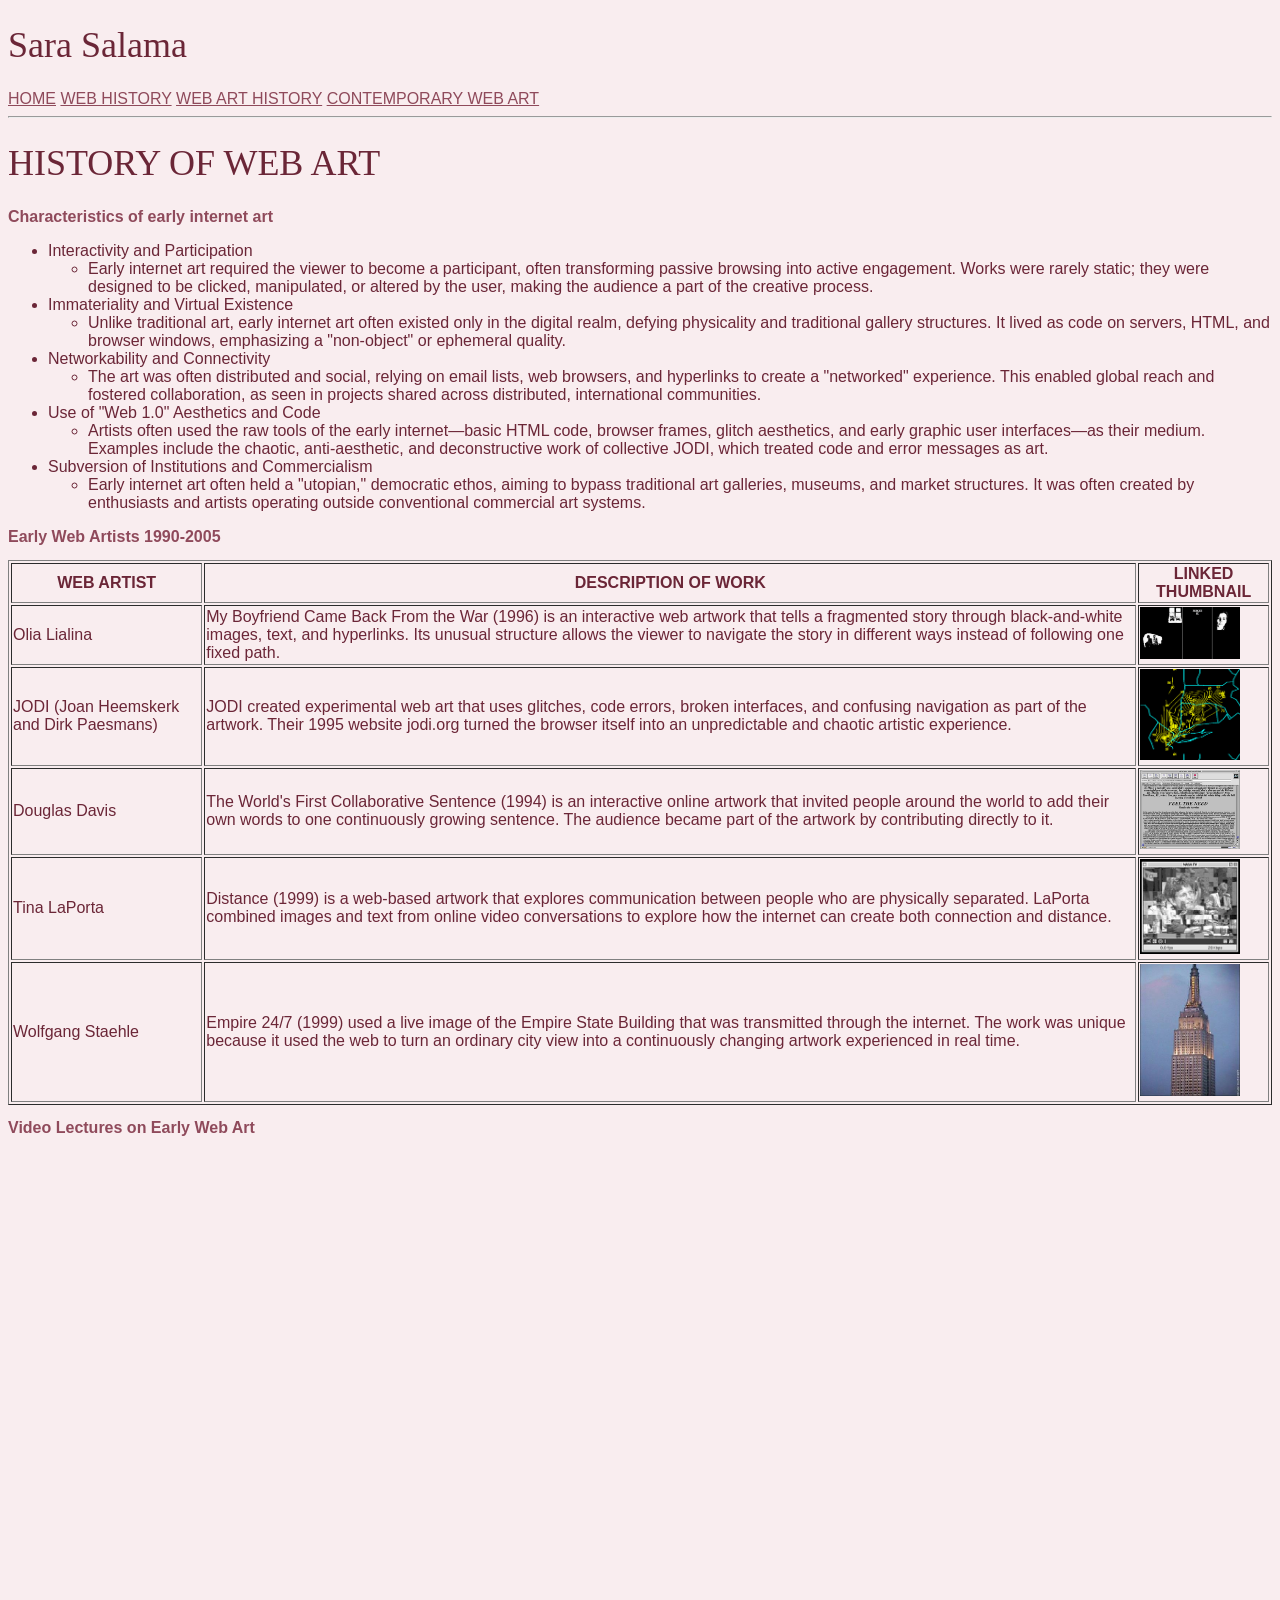
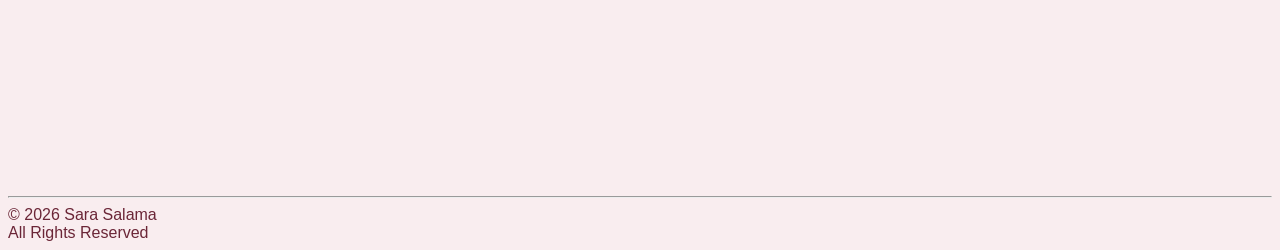
<file: session04/web-art-history.html>
<!DOCTYPE html>

<html>

<head>


    <title>
        Sara Salama - Web History
    </title>

        <link rel="stylesheet" href="styles.css">

</head>

<body>

    <header>

        <h1>Sara Salama</h1>

    </header>

    <nav>
        <a href="index.html">HOME</a>
        <a href="web-history.html">WEB HISTORY</a>
        <a href="web-art-history.html">WEB ART HISTORY</a>
        <a href="contemporary-web-art.html">CONTEMPORARY WEB ART</a>
    </nav>

    <hr>

    <main>

        <h1>HISTORY OF WEB ART</h1>

        <h2>Characteristics of early internet art</h2>

        <ul>

            <li>Interactivity and Participation
                <ul>
                    <li>
                        Early internet art required the viewer to become a participant,
                        often transforming passive browsing into active engagement.
                        Works were rarely static; they were designed to be clicked,
                        manipulated, or altered by the user, making the audience a part
                        of the creative process.
                    </li>
                </ul>
            </li>

            <li>Immateriality and Virtual Existence
                <ul>
                    <li>
                        Unlike traditional art, early internet art often existed only
                        in the digital realm, defying physicality and traditional gallery
                        structures. It lived as code on servers, HTML, and browser windows,
                        emphasizing a "non-object" or ephemeral quality.
                    </li>
                </ul>
            </li>

            <li>Networkability and Connectivity
                <ul>
                    <li>
                        The art was often distributed and social, relying on email lists,
                        web browsers, and hyperlinks to create a "networked" experience.
                        This enabled global reach and fostered collaboration, as seen in
                        projects shared across distributed, international communities.
                    </li>
                </ul>
            </li>

            <li>Use of "Web 1.0" Aesthetics and Code
                <ul>
                    <li>
                        Artists often used the raw tools of the early internet—basic HTML
                        code, browser frames, glitch aesthetics, and early graphic user
                        interfaces—as their medium. Examples include the chaotic,
                        anti-aesthetic, and deconstructive work of collective JODI, which
                        treated code and error messages as art.
                    </li>
                </ul>
            </li>

            <li>Subversion of Institutions and Commercialism
                <ul>
                    <li>
                        Early internet art often held a "utopian," democratic ethos,
                        aiming to bypass traditional art galleries, museums, and market
                        structures. It was often created by enthusiasts and artists
                        operating outside conventional commercial art systems.
                    </li>
                </ul>
            </li>

        </ul>

        <h2>Early Web Artists 1990-2005</h2>

        <table border="1">

            <tr>
                <th>WEB ARTIST</th>
                <th>DESCRIPTION OF WORK</th>
                <th>LINKED THUMBNAIL</th>
            </tr>

            <tr>
                <td>Olia Lialina</td>

                <td>
                    My Boyfriend Came Back From the War (1996) is an interactive web
                    artwork that tells a fragmented story through black-and-white images,
                    text, and hyperlinks. Its unusual structure allows the viewer to
                    navigate the story in different ways instead of following one fixed path.
                </td>

                <td>
                    <a href="https://en.wikipedia.org/wiki/My_Boyfriend_Came_Back_from_the_War" target="_blank">
                        <img src="images/my-boyfriend-came-back-from-the-war.png" width="100">
                    </a>
                </td>
            </tr>

            <tr>
                <td>JODI (Joan Heemskerk and Dirk Paesmans)</td>

                <td>
                    JODI created experimental web art that uses glitches, code errors,
                    broken interfaces, and confusing navigation as part of the artwork.
                    Their 1995 website jodi.org turned the browser itself into an
                    unpredictable and chaotic artistic experience.
                </td>

                <td>
                    <a href="http://wwwwwwwww.jodi.org" target="_blank">
                        <img src="images/jodi.png" width="100">
                    </a>
                </td>
            </tr>

            <tr>
                <td>Douglas Davis</td>

                <td>
                    The World's First Collaborative Sentence (1994) is an interactive
                    online artwork that invited people around the world to add their own
                    words to one continuously growing sentence. The audience became part
                    of the artwork by contributing directly to it.
                </td>

                <td>
                    <a href="https://whitney.org/artport/douglas-davis" target="_blank">
                        <img src="images/douglas-davis.png" width="100">
                    </a>
                </td>
            </tr>

            <tr>
                <td>Tina LaPorta</td>

                <td>
                    Distance (1999) is a web-based artwork that explores communication
                    between people who are physically separated. LaPorta combined images
                    and text from online video conversations to explore how the internet
                    can create both connection and distance.
                </td>

                <td>
                    <a href="https://eliterature.org/turbulence/Works/Distance/statement.html" target="_blank">
                        <img src="images/tina-laporta.png" width="100">
                    </a>
                </td>
            </tr>

            <tr>
                <td>Wolfgang Staehle</td>

                <td>
                    Empire 24/7 (1999) used a live image of the Empire State Building
                    that was transmitted through the internet. The work was unique
                    because it used the web to turn an ordinary city view into a
                    continuously changing artwork experienced in real time.
                </td>

                <td>
                    <a href="https://whitney.org/exhibitions/wolfgang-staehle" target="_blank">
                        <img src="images/wolfgang-staehle.png" width="100">
                    </a>
                </td>
            </tr>

        </table>


        <h2>Video Lectures on Early Web Art</h2>

        <iframe width="560" height="315"
            src="https://www.youtube.com/embed/H80me7a9GfE?si=BluAMsnNvpBiCvlI"
            title="YouTube video player"
            frameborder="0"
            allow="accelerometer; autoplay; clipboard-write; encrypted-media; gyroscope; picture-in-picture; web-share"
            referrerpolicy="strict-origin-when-cross-origin"
            allowfullscreen>
        </iframe>

        <iframe width="560" height="315"
            src="https://www.youtube.com/embed/IBHcKspN1cU?si=W1O0BxHwmOVabQbS"
            title="YouTube video player"
            frameborder="0"
            allow="accelerometer; autoplay; clipboard-write; encrypted-media; gyroscope; picture-in-picture; web-share"
            referrerpolicy="strict-origin-when-cross-origin"
            allowfullscreen>
        </iframe>

        <iframe width="560" height="315"
            src="https://www.youtube.com/embed/DtV9wY5Z_r8?si=_WGlRVHOk4wZnUp6"
            title="YouTube video player"
            frameborder="0"
            allow="accelerometer; autoplay; clipboard-write; encrypted-media; gyroscope; picture-in-picture; web-share"
            referrerpolicy="strict-origin-when-cross-origin"
            allowfullscreen>
        </iframe>

        <iframe width="560" height="315"
            src="https://www.youtube.com/embed/6HYLLYkcapw?si=lzJSDTiWxe81y2P-"
            title="YouTube video player"
            frameborder="0"
            allow="accelerometer; autoplay; clipboard-write; encrypted-media; gyroscope; picture-in-picture; web-share"
            referrerpolicy="strict-origin-when-cross-origin"
            allowfullscreen>
        </iframe>

    </main>

    <hr>

    <footer>

        &copy; 2026 Sara Salama<br>
        All Rights Reserved

    </footer>

</body>

</html>
</file>
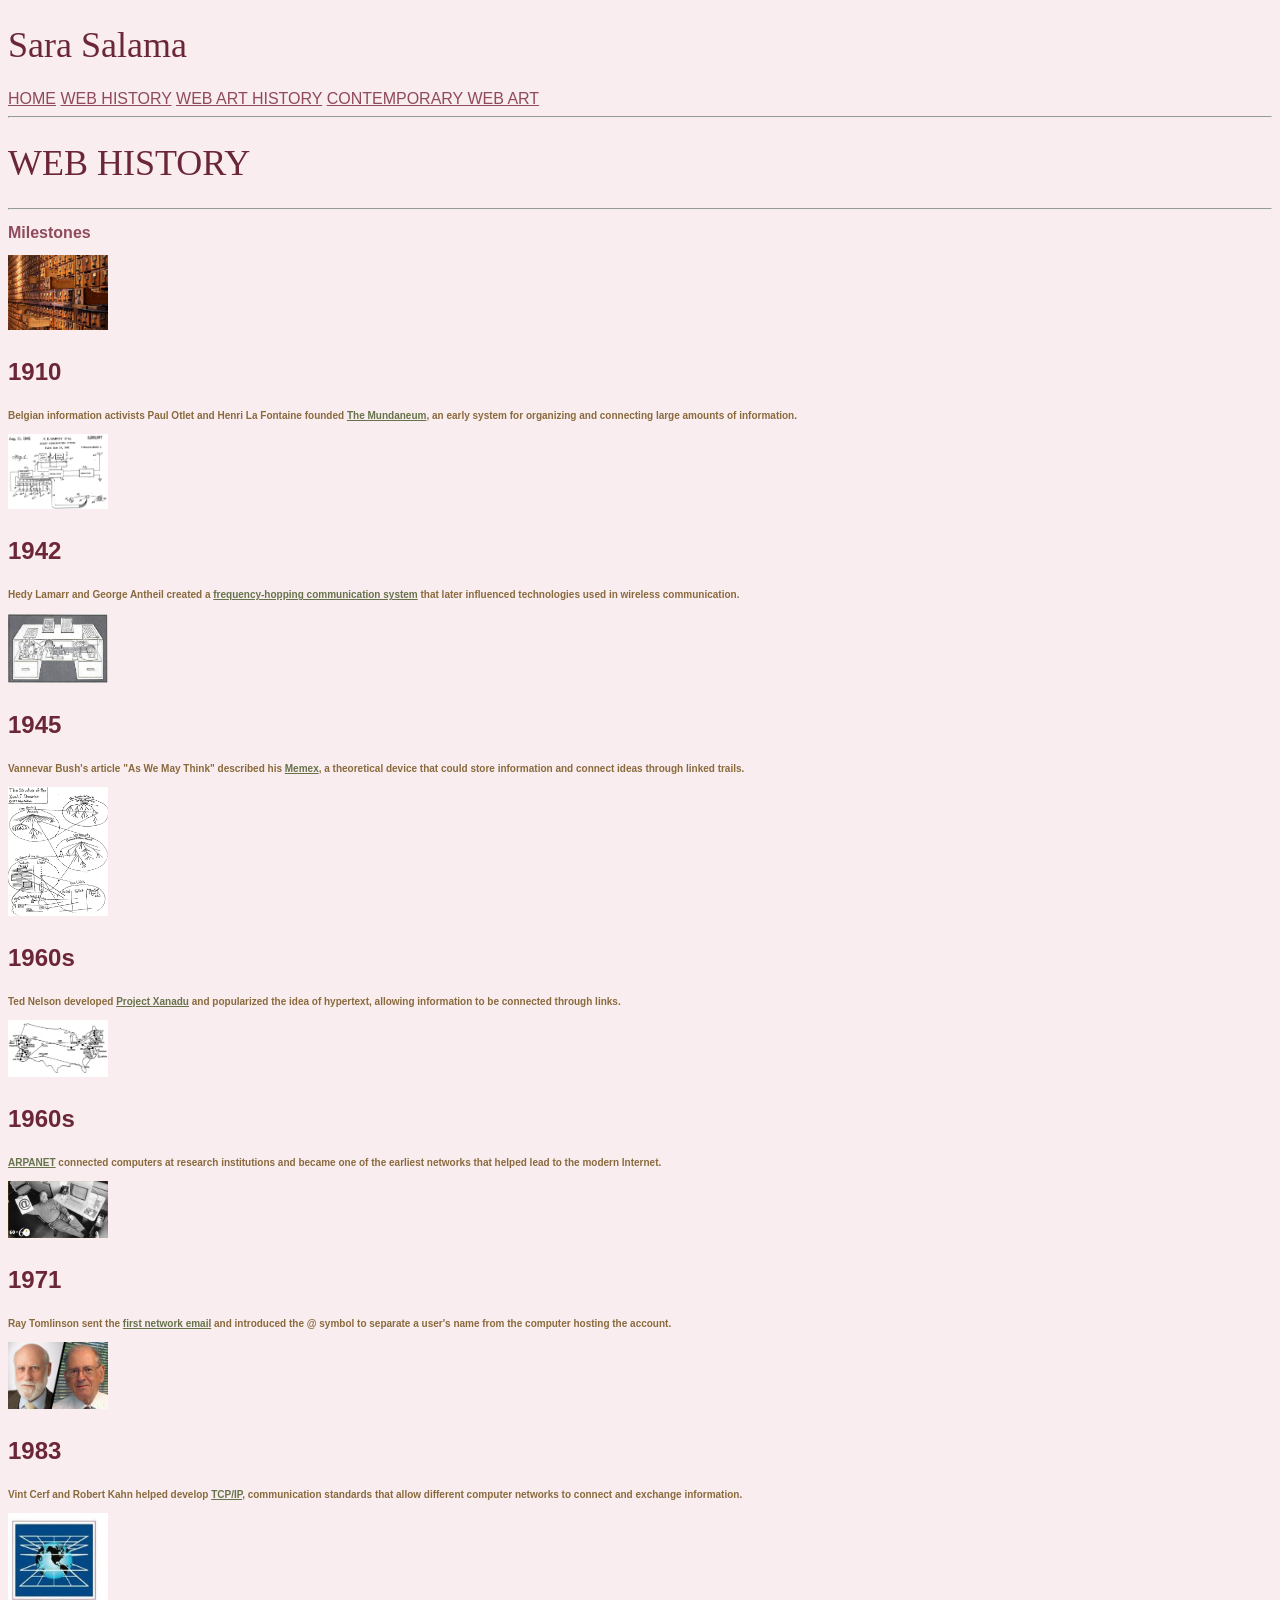
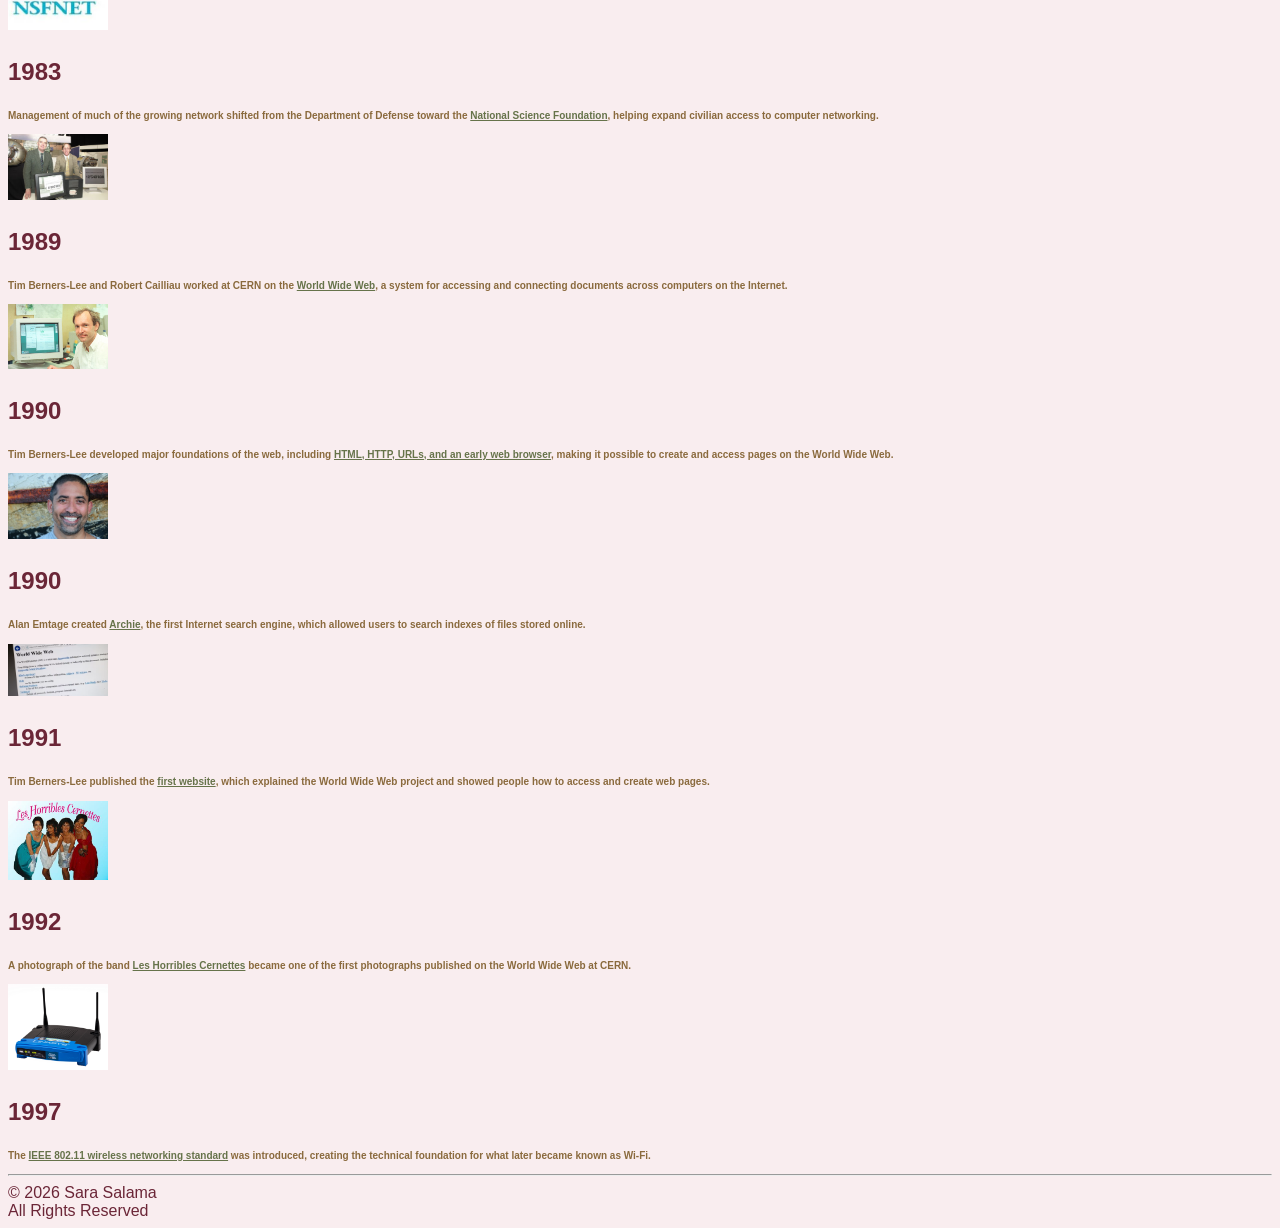
<file: session04/web-history.html>
<!DOCTYPE html>

<html>

<head>
    <title>
        Sara Salama - Web History
    </title>

        <link rel="stylesheet" href="styles.css">

</head>

<body>

    <header>

        <h1>Sara Salama</h1>

    </header>

    <nav>
        <a href="index.html">HOME</a>
        <a href="web-history.html">WEB HISTORY</a>
        <a href="web-art-history.html">WEB ART HISTORY</a>
        <a href="contemporary-web-art.html">CONTEMPORARY WEB ART</a>
    </nav>

    <hr>

    <main>

        <h1>WEB HISTORY</h1>
        <hr>

        <h2>Milestones</h2>


        <!-- MUNDANEUM -->

        <a href="https://en.wikipedia.org/wiki/Mundaneum" target="_blank">
            <img src="images/mundaneum1.avif" width="100">
        </a>

        <h3>1910</h3>

        <h4>
            Belgian information activists Paul Otlet and Henri La Fontaine founded
            <a href="https://en.wikipedia.org/wiki/Mundaneum" target="_blank">The Mundaneum</a>,
            an early system for organizing and connecting large amounts of information.
        </h4>


        <!-- FREQUENCY HOPPING -->

        <a href="https://en.wikipedia.org/wiki/Hedy_Lamarr" target="_blank">
            <img src="images/hedy-lamarr.jpg" width="100">
        </a>

        <h3>1942</h3>

        <h4>
            Hedy Lamarr and George Antheil created a
            <a href="https://en.wikipedia.org/wiki/Frequency-hopping_spread_spectrum" target="_blank">frequency-hopping communication system</a>
            that later influenced technologies used in wireless communication.
        </h4>


        <!-- MEMEX -->

        <a href="https://en.wikipedia.org/wiki/Memex" target="_blank">
            <img src="images/memex.jpg" width="100">
        </a>

        <h3>1945</h3>

        <h4>
            Vannevar Bush's article "As We May Think" described his
            <a href="https://en.wikipedia.org/wiki/Memex" target="_blank">Memex</a>,
            a theoretical device that could store information and connect ideas through linked trails.
        </h4>


        <!-- PROJECT XANADU -->

        <a href="https://en.wikipedia.org/wiki/Project_Xanadu" target="_blank">
            <img src="images/project-xanadu.jpg" width="100">
        </a>

        <h3>1960s</h3>

        <h4>
            Ted Nelson developed
            <a href="https://en.wikipedia.org/wiki/Project_Xanadu" target="_blank">Project Xanadu</a>
            and popularized the idea of hypertext, allowing information to be connected through links.
        </h4>


        <!-- ARPANET -->

        <a href="https://en.wikipedia.org/wiki/ARPANET" target="_blank">
            <img src="images/arpanet.jpg" width="100">
        </a>

        <h3>1960s</h3>

        <h4>
            <a href="https://en.wikipedia.org/wiki/ARPANET" target="_blank">ARPANET</a>
            connected computers at research institutions and became one of the earliest networks that helped lead to the modern Internet.
        </h4>


        <!-- FIRST EMAIL -->

        <a href="https://en.wikipedia.org/wiki/Ray_Tomlinson" target="_blank">
            <img src="images/ray-tomlinson.jpg" width="100">
        </a>

        <h3>1971</h3>

        <h4>
            Ray Tomlinson sent the
            <a href="https://en.wikipedia.org/wiki/Ray_Tomlinson" target="_blank">first network email</a>
            and introduced the @ symbol to separate a user's name from the computer hosting the account.
        </h4>


        <!-- TCP/IP -->

        <a href="https://en.wikipedia.org/wiki/Internet_protocol_suite" target="_blank">
            <img src="images/tcp-ip.jpg" width="100">
        </a>

        <h3>1983</h3>

        <h4>
            Vint Cerf and Robert Kahn helped develop
            <a href="https://en.wikipedia.org/wiki/Internet_protocol_suite" target="_blank">TCP/IP</a>,
            communication standards that allow different computer networks to connect and exchange information.
        </h4>


        <!-- INTERNET GOVERNANCE -->

        <a href="https://en.wikipedia.org/wiki/National_Science_Foundation_Network" target="_blank">
            <img src="images/nsf-network.jpg" width="100">
        </a>

        <h3>1983</h3>

        <h4>
            Management of much of the growing network shifted from the Department of Defense toward the
            <a href="https://en.wikipedia.org/wiki/National_Science_Foundation_Network" target="_blank">National Science Foundation</a>,
            helping expand civilian access to computer networking.
        </h4>


        <!-- WORLD WIDE WEB -->

        <a href="https://en.wikipedia.org/wiki/World_Wide_Web" target="_blank">
            <img src="images/world-wide-web.jpg" width="100">
        </a>

        <h3>1989</h3>

        <h4>
            Tim Berners-Lee and Robert Cailliau worked at CERN on the
            <a href="https://en.wikipedia.org/wiki/World_Wide_Web" target="_blank">World Wide Web</a>,
            a system for accessing and connecting documents across computers on the Internet.
        </h4>


        <!-- FOUNDATIONS OF THE WEB -->

        <a href="https://en.wikipedia.org/wiki/Tim_Berners-Lee" target="_blank">
            <img src="images/tim-berners-lee.jpg" width="100">
        </a>

        <h3>1990</h3>

        <h4>
            Tim Berners-Lee developed major foundations of the web, including
            <a href="https://en.wikipedia.org/wiki/Tim_Berners-Lee" target="_blank">HTML, HTTP, URLs, and an early web browser</a>,
            making it possible to create and access pages on the World Wide Web.
        </h4>


        <!-- ARCHIE -->

        <a href="https://en.wikipedia.org/wiki/Archie_(search_engine)" target="_blank">
            <img src="images/archie.jpg" width="100">
        </a>

        <h3>1990</h3>

        <h4>
            Alan Emtage created
            <a href="https://en.wikipedia.org/wiki/Archie_(search_engine)" target="_blank">Archie</a>,
            the first Internet search engine, which allowed users to search indexes of files stored online.
        </h4>


        <!-- FIRST WEBSITE -->

        <a href="https://en.wikipedia.org/wiki/History_of_the_World_Wide_Web" target="_blank">
            <img src="images/first-website.jpg" width="100">
        </a>

        <h3>1991</h3>

        <h4>
            Tim Berners-Lee published the
            <a href="https://en.wikipedia.org/wiki/History_of_the_World_Wide_Web" target="_blank">first website</a>,
            which explained the World Wide Web project and showed people how to access and create web pages.
        </h4>


        <!-- FIRST PHOTO ON THE WEB -->

        <a href="https://en.wikipedia.org/wiki/Les_Horribles_Cernettes" target="_blank">
            <img src="images/first-web-photo.jpg" width="100">
        </a>

        <h3>1992</h3>

        <h4>
            A photograph of the band
            <a href="https://en.wikipedia.org/wiki/Les_Horribles_Cernettes" target="_blank">Les Horribles Cernettes</a>
            became one of the first photographs published on the World Wide Web at CERN.
        </h4>


        <!-- WI-FI -->

        <a href="https://en.wikipedia.org/wiki/IEEE_802.11" target="_blank">
            <img src="images/wifi.jpg" width="100">
        </a>

        <h3>1997</h3>

        <h4>
            The
            <a href="https://en.wikipedia.org/wiki/IEEE_802.11" target="_blank">IEEE 802.11 wireless networking standard</a>
            was introduced, creating the technical foundation for what later became known as Wi-Fi.
        </h4>

    </main>

    <hr>

    <footer>

        &copy; 2026 Sara Salama<br>
        All Rights Reserved

    </footer>

</body>

</html>
</file>
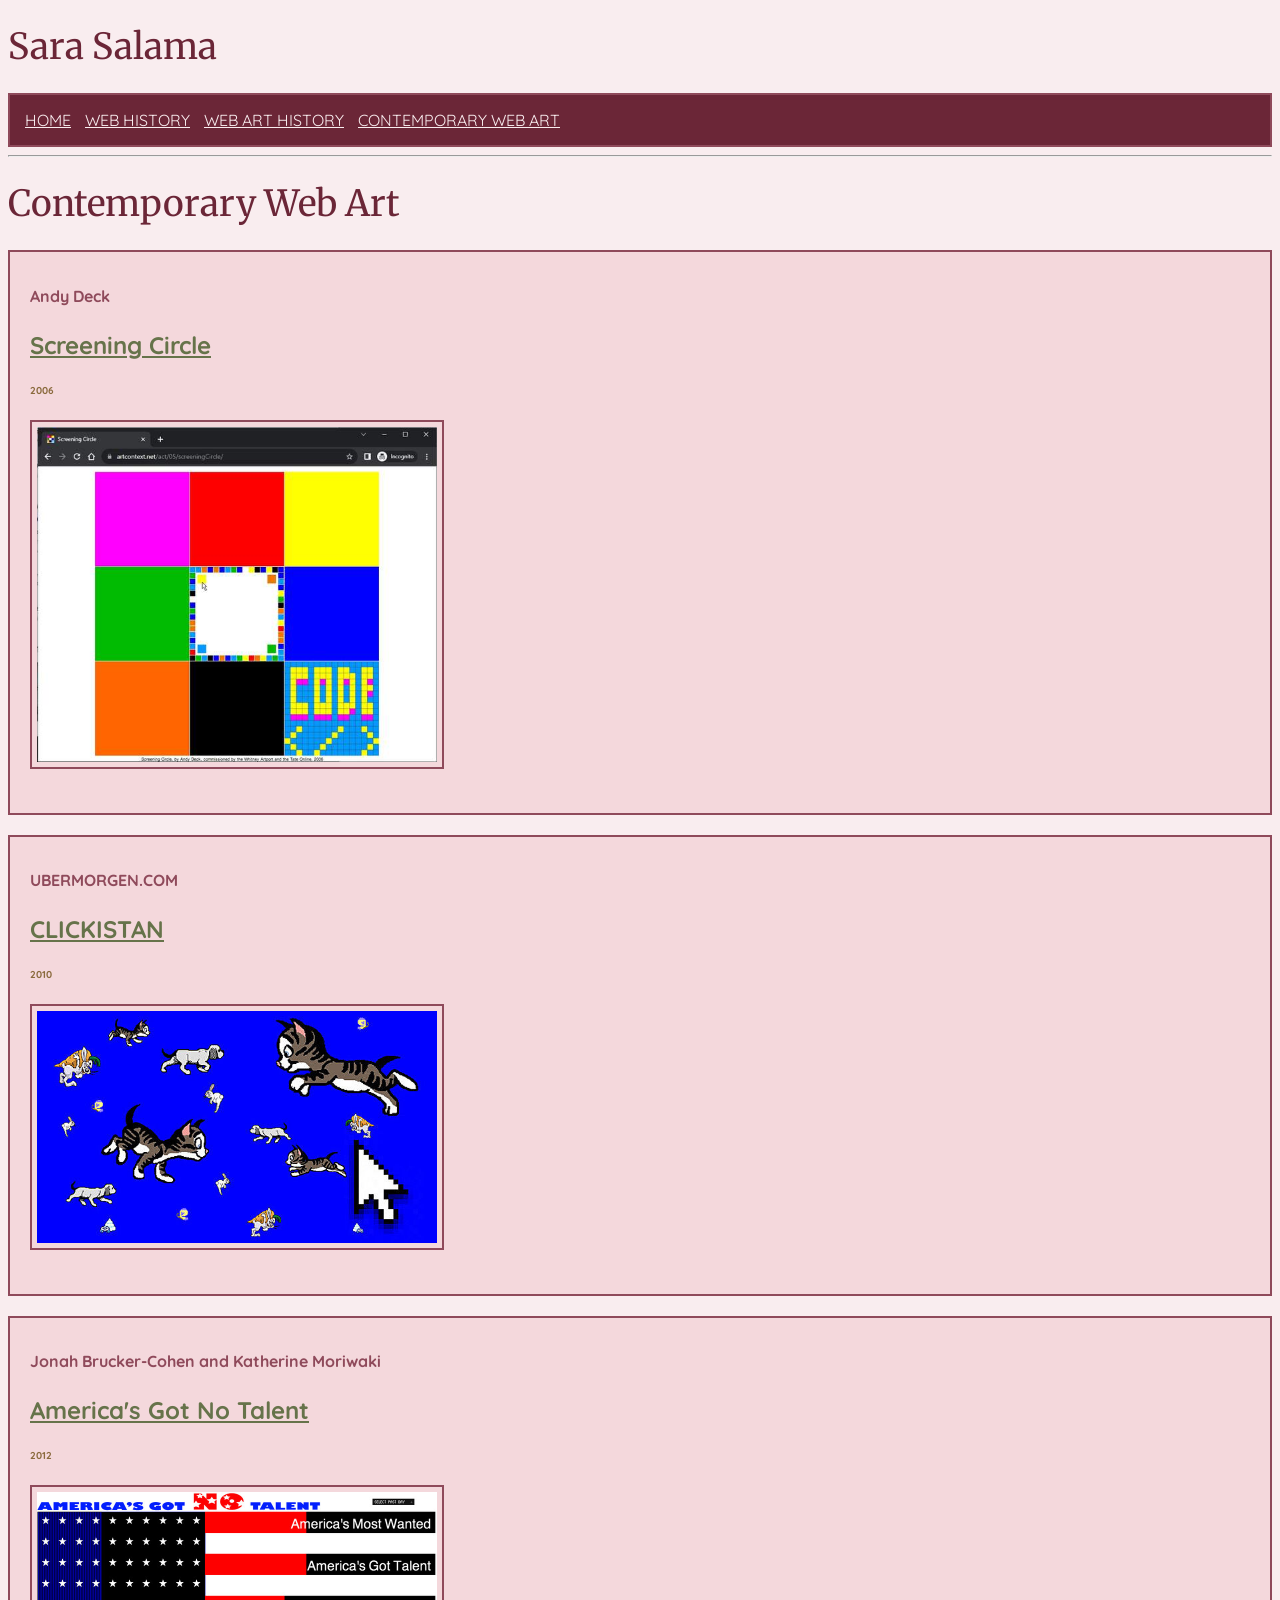
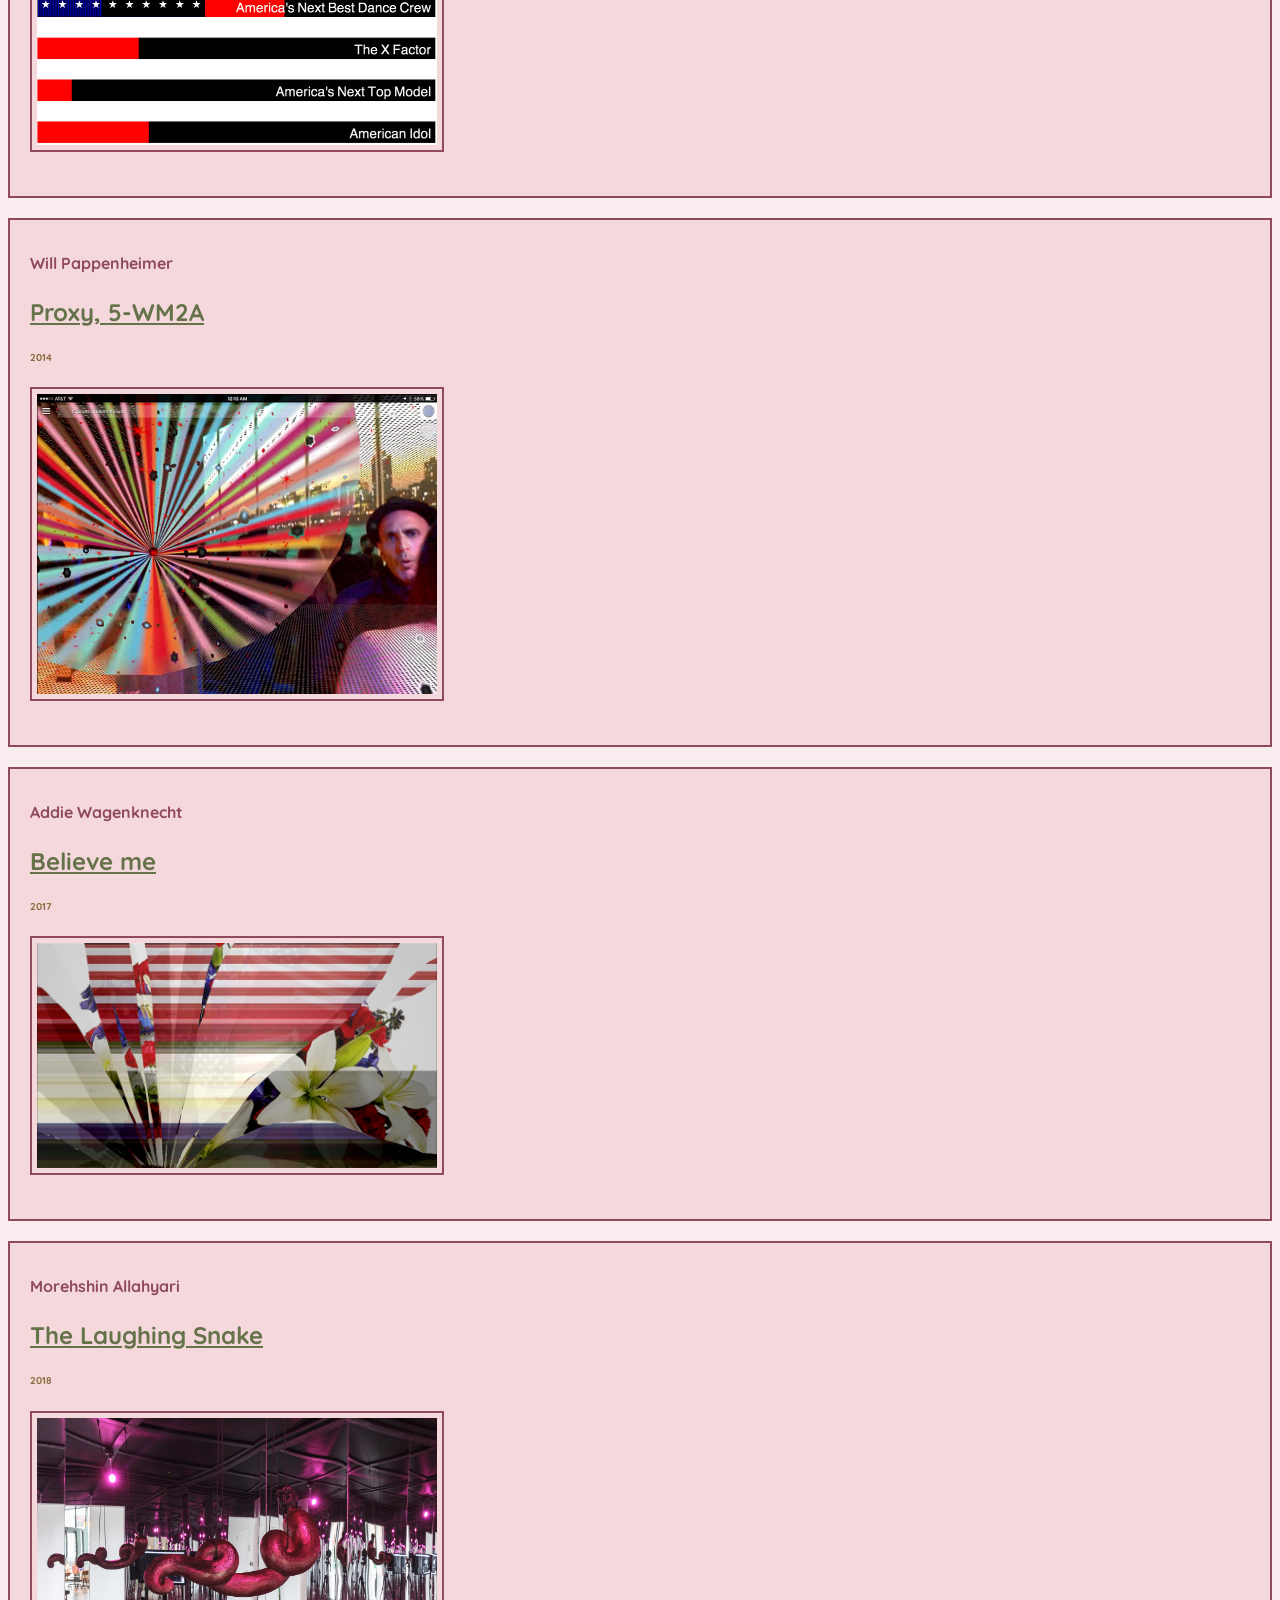
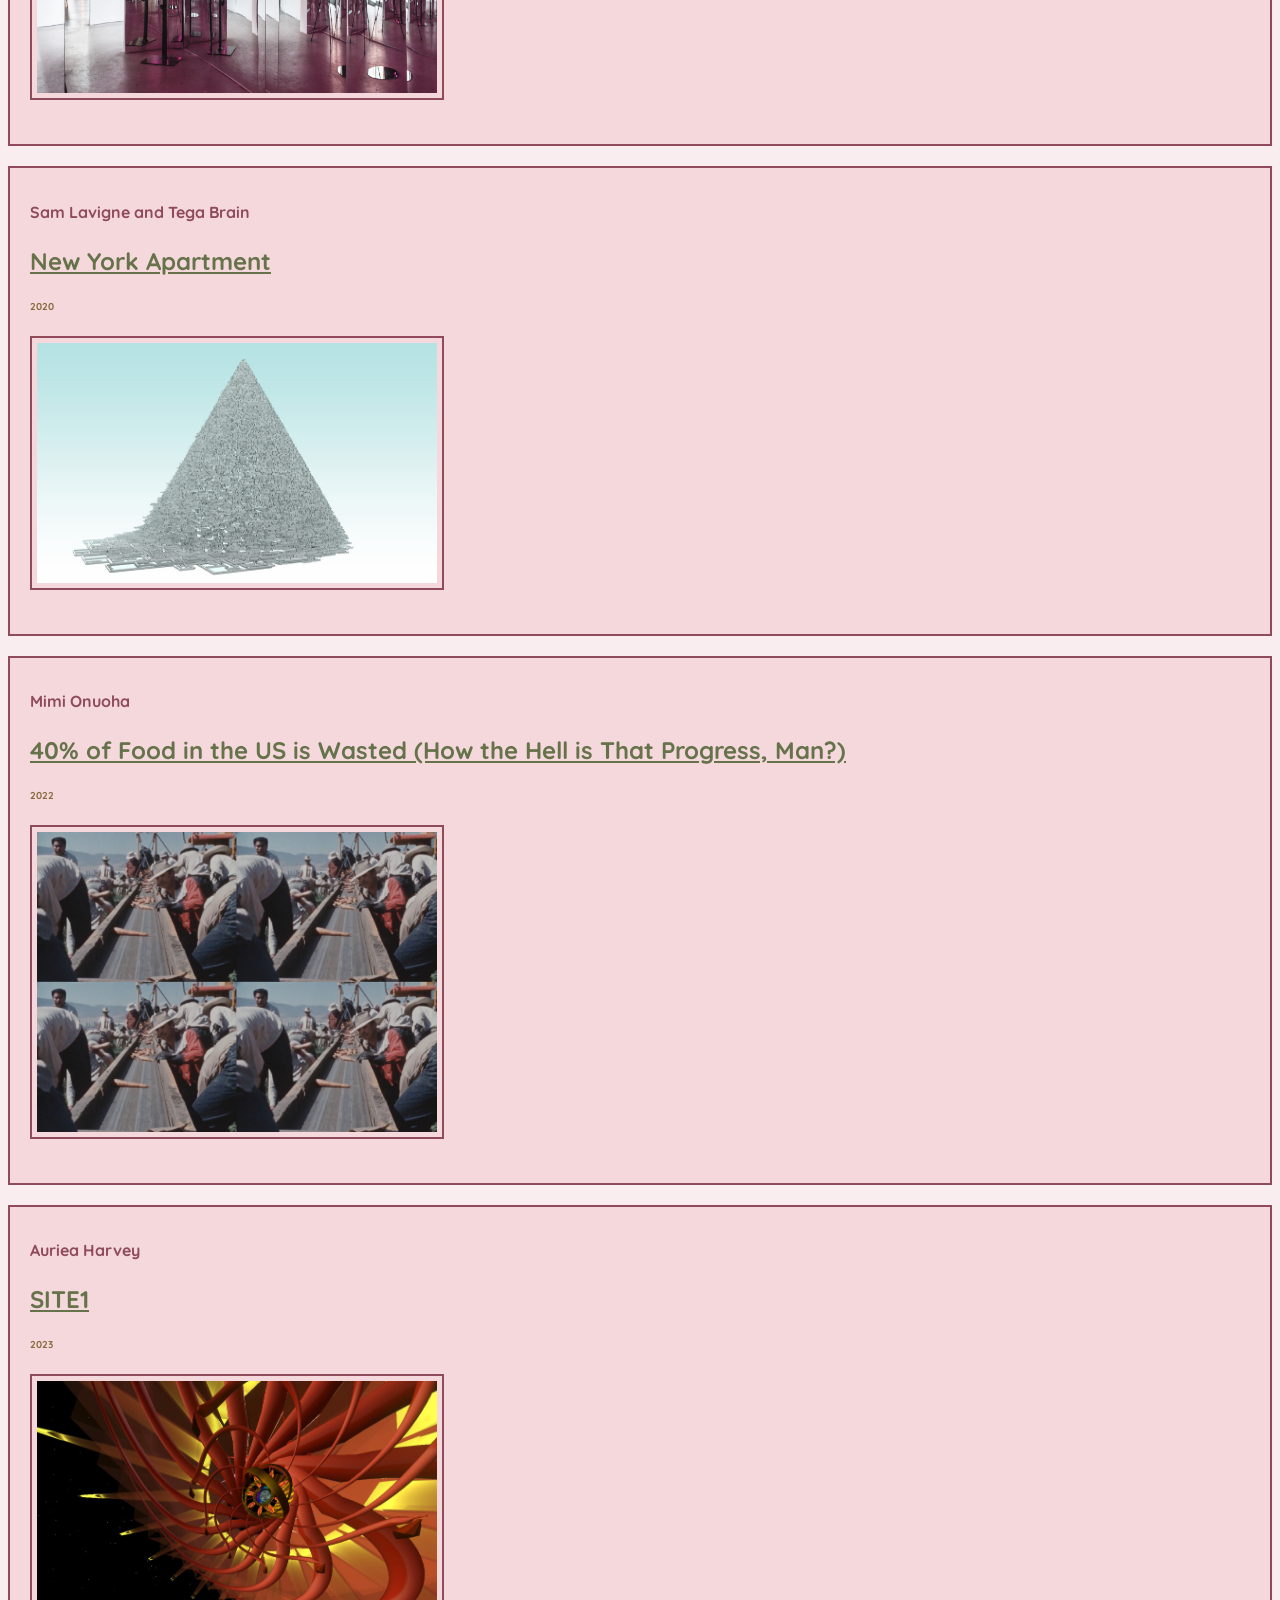
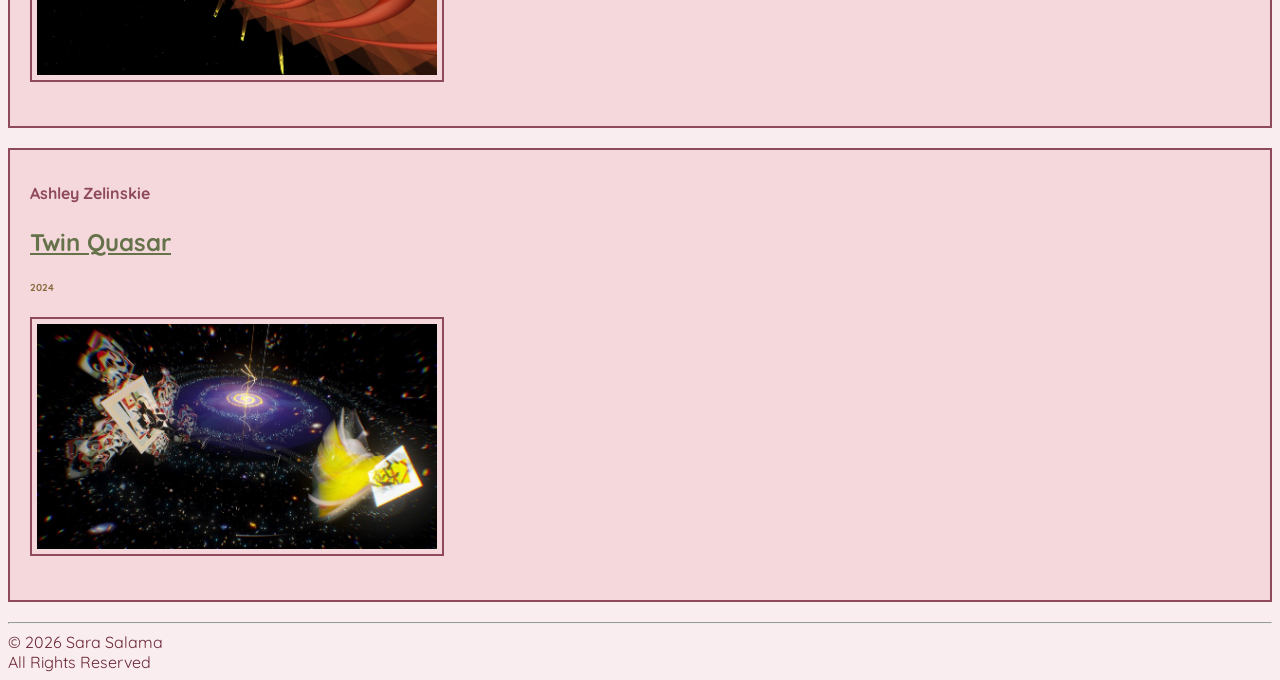
<file: session05/contemporary-web-art.html>
<!DOCTYPE html>

<html>

<head>

    <title>
        Sara Salama - Contemporary Web Art
    </title>

    <link rel="stylesheet" href="styles.css">

    <link rel="preconnect" href="https://fonts.googleapis.com">
    <link rel="preconnect" href="https://fonts.gstatic.com" crossorigin>
    <link href="https://fonts.googleapis.com/css2?family=Merriweather:opsz,wght@18..144,300..900&family=Quicksand:wght@300..700&display=swap" rel="stylesheet">

</head>

<body>

    <header>

        <h1>Sara Salama</h1>

    </header>

    <nav>
        <a href="index.html">HOME</a>
        <a href="web-history.html">WEB HISTORY</a>
        <a href="web-art-history.html">WEB ART HISTORY</a>
        <a href="contemporary-web-art.html">CONTEMPORARY WEB ART</a>
    </nav>

    <hr>

    <main>

        <h1>Contemporary Web Art</h1>


        <div class="artistEntry">

            <h2>Andy Deck</h2>

            <h3>
                <a href="https://whitney.org/exhibitions/screening-circle" target="_blank">
                    Screening Circle
                </a>
            </h3>

            <h4>2006</h4>

            <img src="images/andy-deck.jpg" alt="Andy Deck Screening Circle">

        </div>


        <div class="artistEntry">

            <h2>UBERMORGEN.COM</h2>

            <h3>
                <a href="https://whitney.org/exhibitions/clickistan" target="_blank">
                    CLICKISTAN
                </a>
            </h3>

            <h4>2010</h4>

            <img src="images/ubermorgen.jpg" alt="UBERMORGEN CLICKISTAN">

        </div>


        <div class="artistEntry">

            <h2>Jonah Brucker-Cohen and Katherine Moriwaki</h2>

            <h3>
                <a href="https://whitney.org/exhibitions/americas-got-no-talent" target="_blank">
                    America's Got No Talent
                </a>
            </h3>

            <h4>2012</h4>

            <img src="images/americas-got-no-talent.jpg" alt="America's Got No Talent">

        </div>


        <div class="artistEntry">

            <h2>Will Pappenheimer</h2>

            <h3>
                <a href="https://whitney.org/exhibitions/proxy" target="_blank">
                    Proxy, 5-WM2A
                </a>
            </h3>

            <h4>2014</h4>

            <img src="images/will-pappenheimer.jpg" alt="Will Pappenheimer Proxy 5-WM2A">

        </div>


        <div class="artistEntry">

            <h2>Addie Wagenknecht</h2>

            <h3>
                <a href="https://whitney.org/exhibitions/addie-wagenknecht-believe-me" target="_blank">
                    Believe me
                </a>
            </h3>

            <h4>2017</h4>

            <img src="images/addie-wagenknecht.jpg" alt="Addie Wagenknecht Believe me">

        </div>


        <div class="artistEntry">

            <h2>Morehshin Allahyari</h2>

            <h3>
                <a href="https://whitney.org/exhibitions/laughing-snake" target="_blank">
                    The Laughing Snake
                </a>
            </h3>

            <h4>2018</h4>

            <img src="images/laughing-snake.jpg" alt="Morehshin Allahyari The Laughing Snake">

        </div>


        <div class="artistEntry">

            <h2>Sam Lavigne and Tega Brain</h2>

            <h3>
                <a href="https://whitney.org/exhibitions/new-york-apartment" target="_blank">
                    New York Apartment
                </a>
            </h3>

            <h4>2020</h4>

            <img src="images/new-york-apartment.jpg" alt="Sam Lavigne and Tega Brain New York Apartment">

        </div>


        <div class="artistEntry">

            <h2>Mimi Onuoha</h2>

            <h3>
                <a href="https://whitney.org/exhibitions/40-percent-wasted" target="_blank">
                    40% of Food in the US is Wasted (How the Hell is That Progress, Man?)
                </a>
            </h3>

            <h4>2022</h4>

            <img src="images/mimi-onuoha.jpg" alt="Mimi Onuoha 40 percent of Food in the US is Wasted">

        </div>


        <div class="artistEntry">

            <h2>Auriea Harvey</h2>

            <h3>
                <a href="https://whitney.org/exhibitions/site1" target="_blank">
                    SITE1
                </a>
            </h3>

            <h4>2023</h4>

            <img src="images/auriea-harvey.jpg" alt="Auriea Harvey SITE1">

        </div>


        <div class="artistEntry">

            <h2>Ashley Zelinskie</h2>

            <h3>
                <a href="https://whitney.org/exhibitions/twin-quasar" target="_blank">
                    Twin Quasar
                </a>
            </h3>

            <h4>2024</h4>

            <img src="images/twin-quasar.jpg" alt="Ashley Zelinskie Twin Quasar">

        </div>

    </main>

    <footer>

        <hr>

        &copy; 2026 Sara Salama<br>
        All Rights Reserved

    </footer>

</body>

</html>
</file>
<file: GRID FINISH WITH NEW CHILDREN/styles.css>
/* border-box fix */
html {
    box-sizing: border-box;
}

*,
*:before,
*:after {
    box-sizing: inherit;
}

body {
    margin: 0;
    padding: 0;
    background-color: #EEE8E0;
}

.wrapper {
    display: grid;
    grid-template-columns: repeat(12, minmax(0, 1fr));
    width: 80%;
    margin: 40px auto;
}

header {
    background-color: #E8D8C7;
    grid-column: 1 / 13;
    padding: 30px;
}

h1 {
    font-size: 38px;
    text-transform: uppercase;
    margin: 0;
}

header p {
    margin-bottom: 0;
}

nav {
    grid-column: 1 / 4;
    height: 160px;
}

main {
    grid-column: 4 / 10;
    height: 160px;
}

aside {
    grid-column: 10 / 13;
    height: 160px;
}

.col-12 {
    grid-column: 1 / 13;
    height: 35px;
}

.col-6l {
    grid-column: 1 / 7;
    height: 130px;
}

.col-6r {
    grid-column: 7 / 13;
    height: 130px;
}

.col-3a {
    grid-column: 7 / 10;
    height: 130px;
}

.col-3b {
    grid-column: 10 / 13;
    height: 130px;
}

.col-4a {
    grid-column: 1 / 5;
    height: 140px;
}

.col-4b {
    grid-column: 5 / 9;
    height: 140px;
}

.col-4c {
    grid-column: 9 / 13;
    height: 140px;
}

.col-1 {
    grid-column: 1 / 2;
    height: 100px;
}

.col-2 {
    grid-column: 2 / 4;
    height: 100px;
}

.col-3 {
    grid-column: 4 / 7;
    height: 100px;
}

.col-3l {
    grid-column: 1 / 4;
    height: 150px;
}

.col-6m {
    grid-column: 4 / 10;
    height: 150px;
}

.col-3r {
    grid-column: 10 / 13;
    height: 150px;
}

/* Color blocks */
.block-1 {
    background-color: #A6B2A0;
}

.block-2 {
    background-color: #D6A28B;
}

.block-3 {
    background-color: #837E9F;
}

.block-4 {
    background-color: #F0CBAA;
}

.block-5 {
    background-color: #A7C2BD;
}

.block-6 {
    background-color: #C98F87;
}

.block-7 {
    background-color: #E3BDA8;
}

.block-8 {
    background-color: #9EAD8F;
}

.block-9 {
    background-color: #B7A0C0;
}

.block-10 {
    background-color: #B1A2C5;
}

.block-11 {
    background-color: #D9AF7B;
}

.block-12 {
    background-color: #839D95;
}

.block-13 {
    background-color: #CB8B82;
}

.block-14 {
    background-color: #E3D3A9;
}

.block-15 {
    background-color: #9DAD9B;
}

.block-16 {
    background-color: #C6A2B6;
    height: 100px;
}

.block-17 {
    background-color: #D1B49A;
}

.block-18 {
    background-color: #EEE1CE;
}

.block-19 {
    background-color: #A3B8BC;
}

footer {
    background-color: #796E78;
    color: white;
    grid-column: 1 / 13;
    padding: 20px 30px;
}

footer p {
    margin: 0;
}
</file>
<file: session04/styles.css>
body {
    background-color: #F9EDEF;
    color: #6B2637;
    font-family: "Quicksand", sans-serif;
    font-optical-sizing: auto;
    font-weight: 400;
    font-style: normal;
    font-size: 16px;
}

h1 {
    font-family: "Merriweather", serif;
    font-weight: 400;
    font-style: normal;
    color: #6B2637;
    font-size: 36px;
}

/* descendant selectors */

/* links in navbar */
nav a {
    color: #8F4A5B;
}

/* links in main section */
main a {
    color: #66734A;
}

/* rules for artist name, site name, year */

h2 {
    color: #8F4A5B;
    font-size: 16px;
}

h3 {
    font-size: 24px;
}

h4 {
    color: #8A6A3D;
    font-size: 10px;
}

h3 a {
    color: #66734A;
}
</file>
<file: session06 2/styles.css>
/* START border-box fix */
html {
    box-sizing: border-box;
}

*, *:before, *:after {
    box-sizing: inherit;
}
/* END border-box fix */

body {
    background-color: #E4C9BF;
    color: #332D2B;
    font-family: 'Quicksand', sans-serif;
    padding: 0px;
    margin: 0px;
}

div.container {
    width: 90%;
    margin: 0px auto;
    background-color: #F5EFE7;
}

header, nav, main, aside, footer {
    padding: 15px;
}

header {
    background-color: #F5EFE7;
    color: #332D2B;
    padding: 25px 15px;
}

h1, h2, h3 {
    font-family: 'Merriweather', serif;
}

/* START NAV STYLES */
nav {
    background-color: #A85D50;
    position: sticky;
    top: 0;
    z-index: 999;
}

nav ul {
    padding: 0px;
    margin: 0px;
}

nav ul li {
    display: inline-block;
    background-color: #F5EFE7;
    width: 145px;
    text-align: center;
    padding: 10px 5px;
    margin: 0px 10px 0px 0px;
    border: solid 1px #8C655C;
    font-size: 13px;
}
/* END NAV STYLES */

main {
    background-color: #F5EFE7;
    float: left;
    width: 70%;
}

main div.description img.thumbnail {
    width: 150px;
    border: solid 5px #E4C9BF;
    float: left;
    margin: 0px 15px 5px 0px;
}

main div.description {
    margin-bottom: 40px;
    display: inline-block;
}

div.buttonAbsolute {
    background-color: #E4C9BF;
    position: absolute;
    top: 45px;
    right: 100px;
    padding: 20px;
    border-radius: 125px;
    z-index: 4;
    opacity: 0.8;
    width: 130px;
    text-align: center;
}

div.buttonAbsolute2 {
    background-color: #A85D50;
    position: absolute;
    top: 35px;
    right: 220px;
    border-radius: 200px;
    padding: 20px;
    z-index: 3;
    width: 110px;
    height: 110px;
    text-align: center;
}

div.buttonRelative {
    background-color: #6E765C;
    color: #FFFFFF;
    position: relative;
    left: 15px;
    width: 170px;
    padding: 15px;
    z-index: 5;
    text-align: center;
    margin-top: 10px;
    margin-bottom: 20px;
}

aside {
    background-color: #E4C9BF;
    float: left;
    width: 30%;
    padding-bottom: 35px;
}

aside p {
    border-bottom: solid 1px #A85D50;
    padding-bottom: 10px;
}

footer {
    background-color: #332D2B;
    color: #F5EFE7;
    float: none;
    clear: both;
}
</file>
<file: session07-FlexDemo/styles.css>
/* START border-box fix (from class) */
html {
    box-sizing: border-box;
}
*, *:before, *:after {
    box-sizing: inherit;
}
/* END border-box fix */

body {
    background-color: #F5EDE1;
    color: #382820;
    font-family: 'Quicksand', sans-serif;
    margin: 0;
    line-height: 1.6;
}

.container > * {
    padding: 20px;
}

/* FLEX PARENT */
.container {
    display: flex;
    flex-wrap: wrap;
    max-width: 1100px;
    margin: 25px auto;
    background-color: #F5EDE1;
}

h1, h2, h3, h4 {
    font-family: 'Merriweather', serif;
}

h1 {
    font-size: 38px;
    margin-bottom: 8px;
}

h2 {
    font-size: 21px;
}

h3 {
    font-size: 17px;
    color: #79523F;
}

h4 {
    font-size: 17px;
    color: #79523F;
    margin-top: 25px;
}

/* FLEX CHILDREN */
header {
    background-color: #79523F;
    color: #F5EDE1;
    order: 1;
    flex: 1 0 100%;
    text-align: center;
    padding: 35px 20px;
}

header h2 {
    font-family: 'Quicksand', sans-serif;
    font-size: 16px;
    font-weight: 500;
}

main {
    background-color: #FFF9F1;
    order: 3;
    flex: 1 1 500px;
}

nav {
    background-color: #C49B7A;
    order: 2;
    flex: 1 0 170px;
}

nav ul {
    list-style-type: none;
    padding: 0;
}

nav li {
    margin-bottom: 12px;
}

nav a {
    display: block;
    background-color: #F5EDE1;
    color: #79523F;
    text-decoration: none;
    padding: 10px;
    border-radius: 4px;
    font-weight: 700;
}

nav a:hover {
    background-color: #79523F;
    color: #FFFFFF;
}

aside {
    background-color: #A7AD91;
    order: 4;
    flex: 1 0 170px;
}

aside h3 {
    margin-bottom: 4px;
}

aside p {
    margin-top: 0;
}

footer {
    background-color: #79523F;
    color: #F5EDE1;
    order: 5;
    flex: 1 0 100%;
    text-align: center;
}

footer p {
    margin: 5px;
}

section {
    margin-bottom: 25px;
}

.coffee-photo {
    width: 150px;
    height: 150px;
    object-fit: cover;
    float: left;
    margin: 0 15px 12px 0;
    border-radius: 5px;
}

/* Start each coffee drink below the previous floated photo. */
section h4 {
    clear: both;
}

/* Let the final image finish before the next section. */
section {
    display: flow-root;
}
</file>
<file: session05/styles.css>
body {
    background-color: #F9EDEF;
    color: #6B2637;
    font-family: "Quicksand", sans-serif;
    font-optical-sizing: auto;
    font-weight: 400;
    font-style: normal;
    font-size: 16px;
}

h1 {
    font-family: "Merriweather", serif;
    font-weight: 400;
    font-style: normal;
    color: #6B2637;
    font-size: 36px;
}

/* descendant selectors */

/* navbar */

nav {
    background-color: #6B2637;
    padding: 15px;
    border: 2px solid #8F4A5B;
}

/* links in navbar */

nav a {
    color: #F9EDEF;
    margin: 0px 10px 0px 0px;
}

/* links in main section */

main a {
    color: #66734A;
}

/* rules for artist name, site name, year */

h2 {
    color: #8F4A5B;
    font-size: 16px;
}

h3 {
    font-size: 24px;
}

h4 {
    color: #8A6A3D;
    font-size: 10px;
}

h3 a {
    color: #66734A;
}

/* style images */

.artistEntry img {
    width: 400px;
    max-width: 100%;
    height: auto;
    padding: 5px;
    border: 2px solid #8F4A5B;
    margin: 10px 0px 20px 0px;
}

/* style artist entries */

.artistEntry {
    background-color: #F4D8DC;
    padding: 20px;
    border: 2px solid #8F4A5B;
    margin: 20px 0px 20px 0px;
}
</file>
